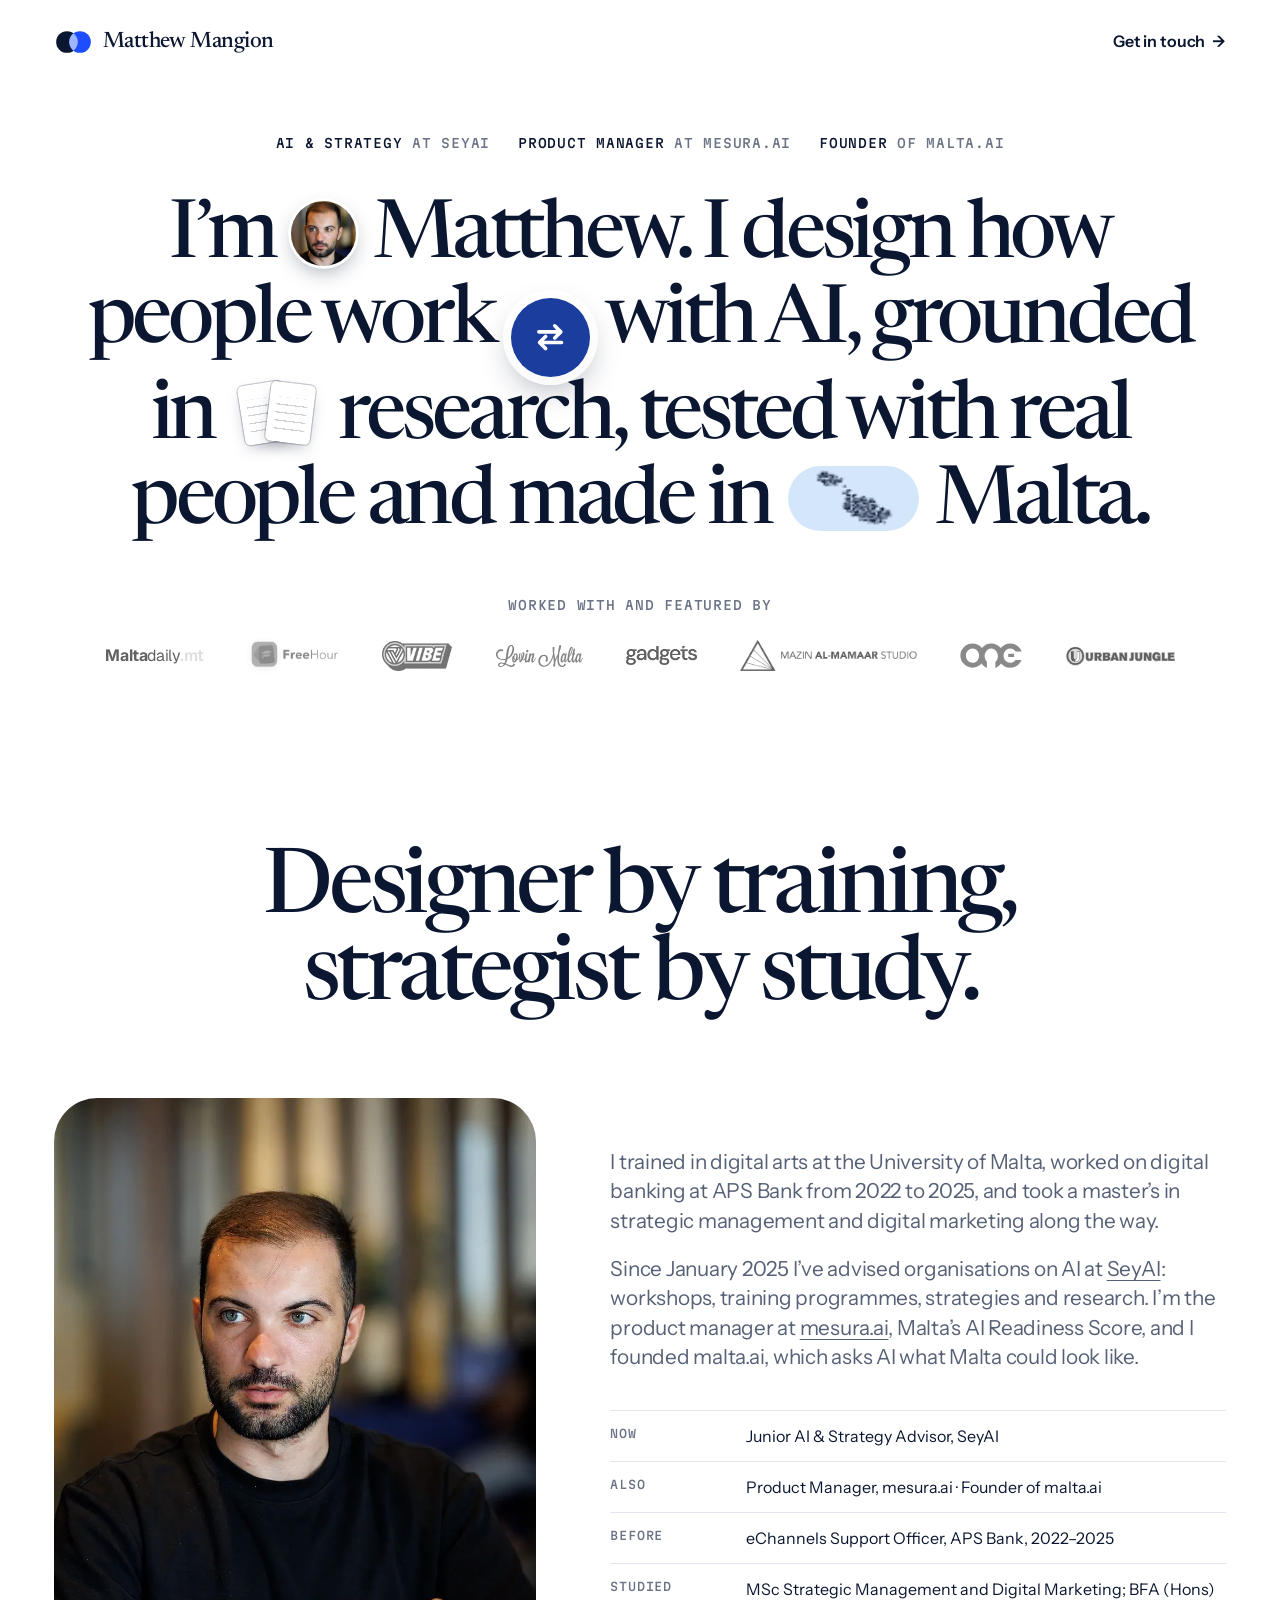
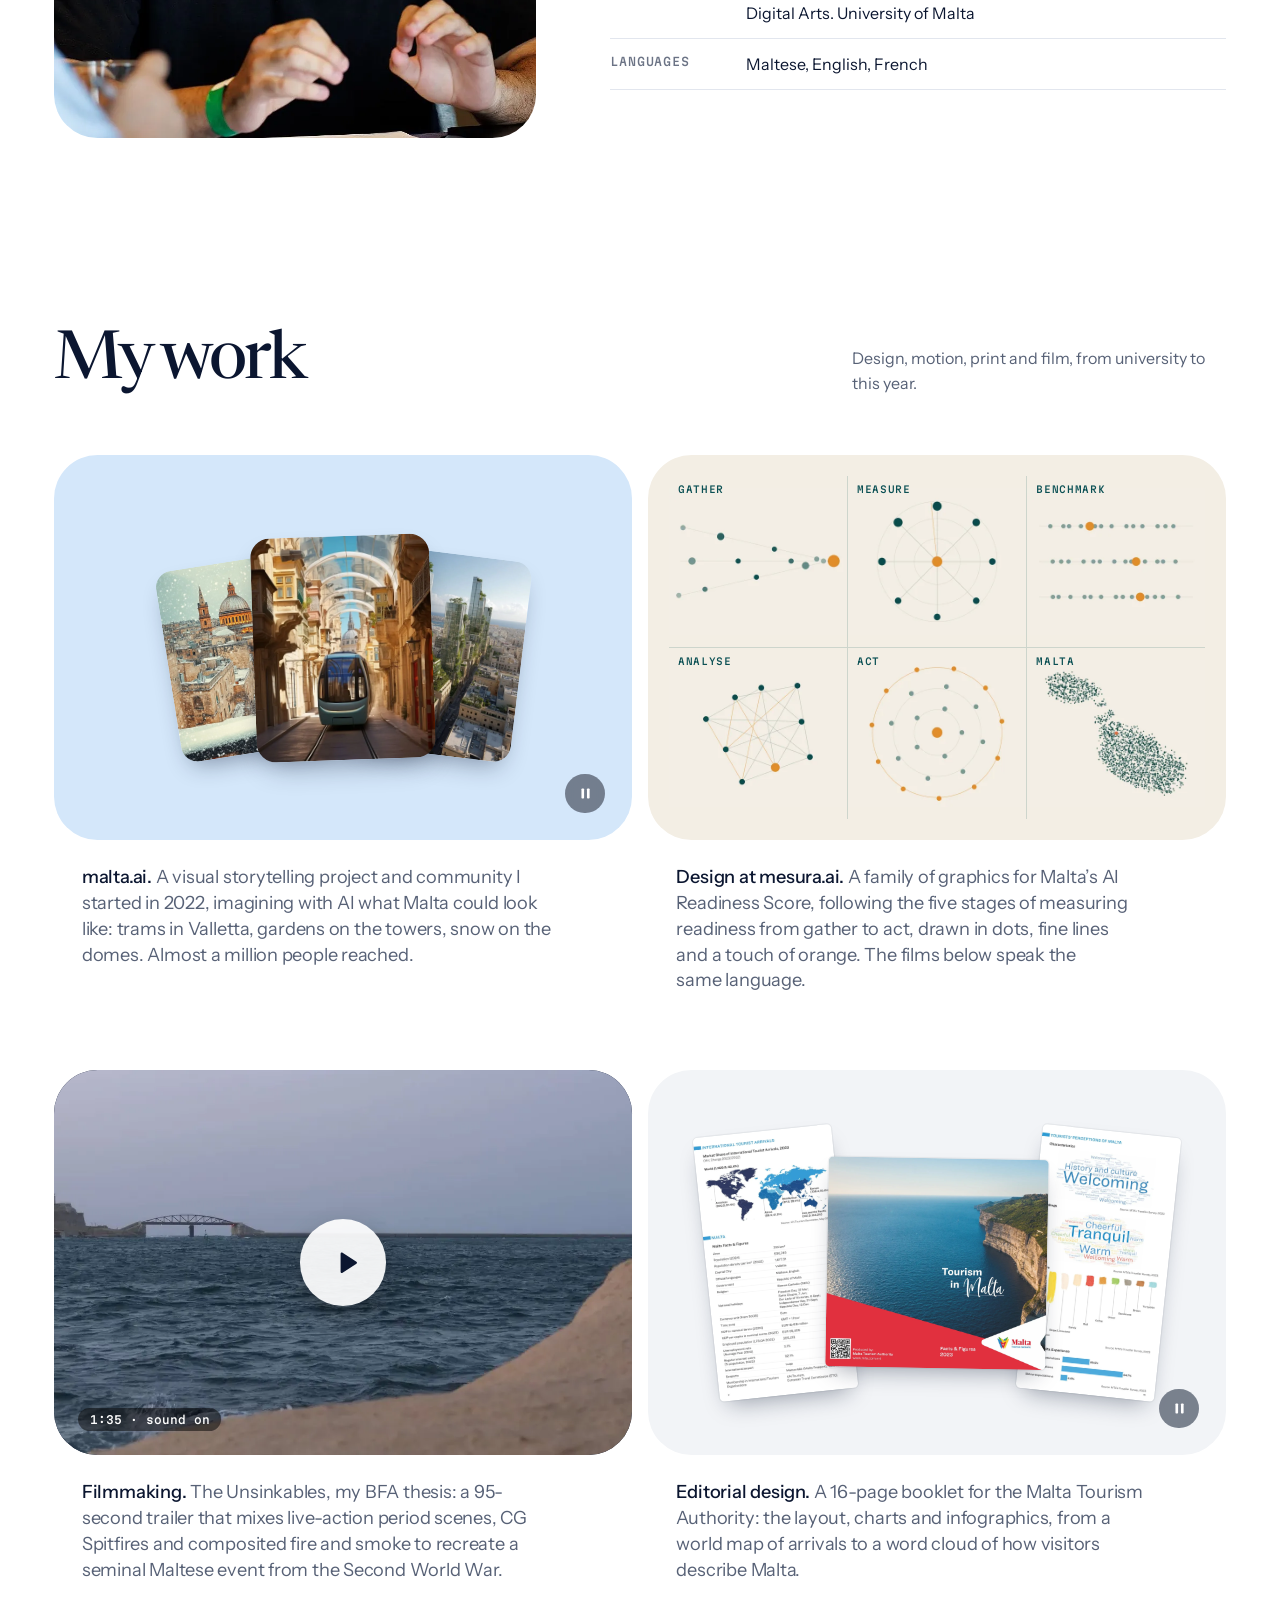
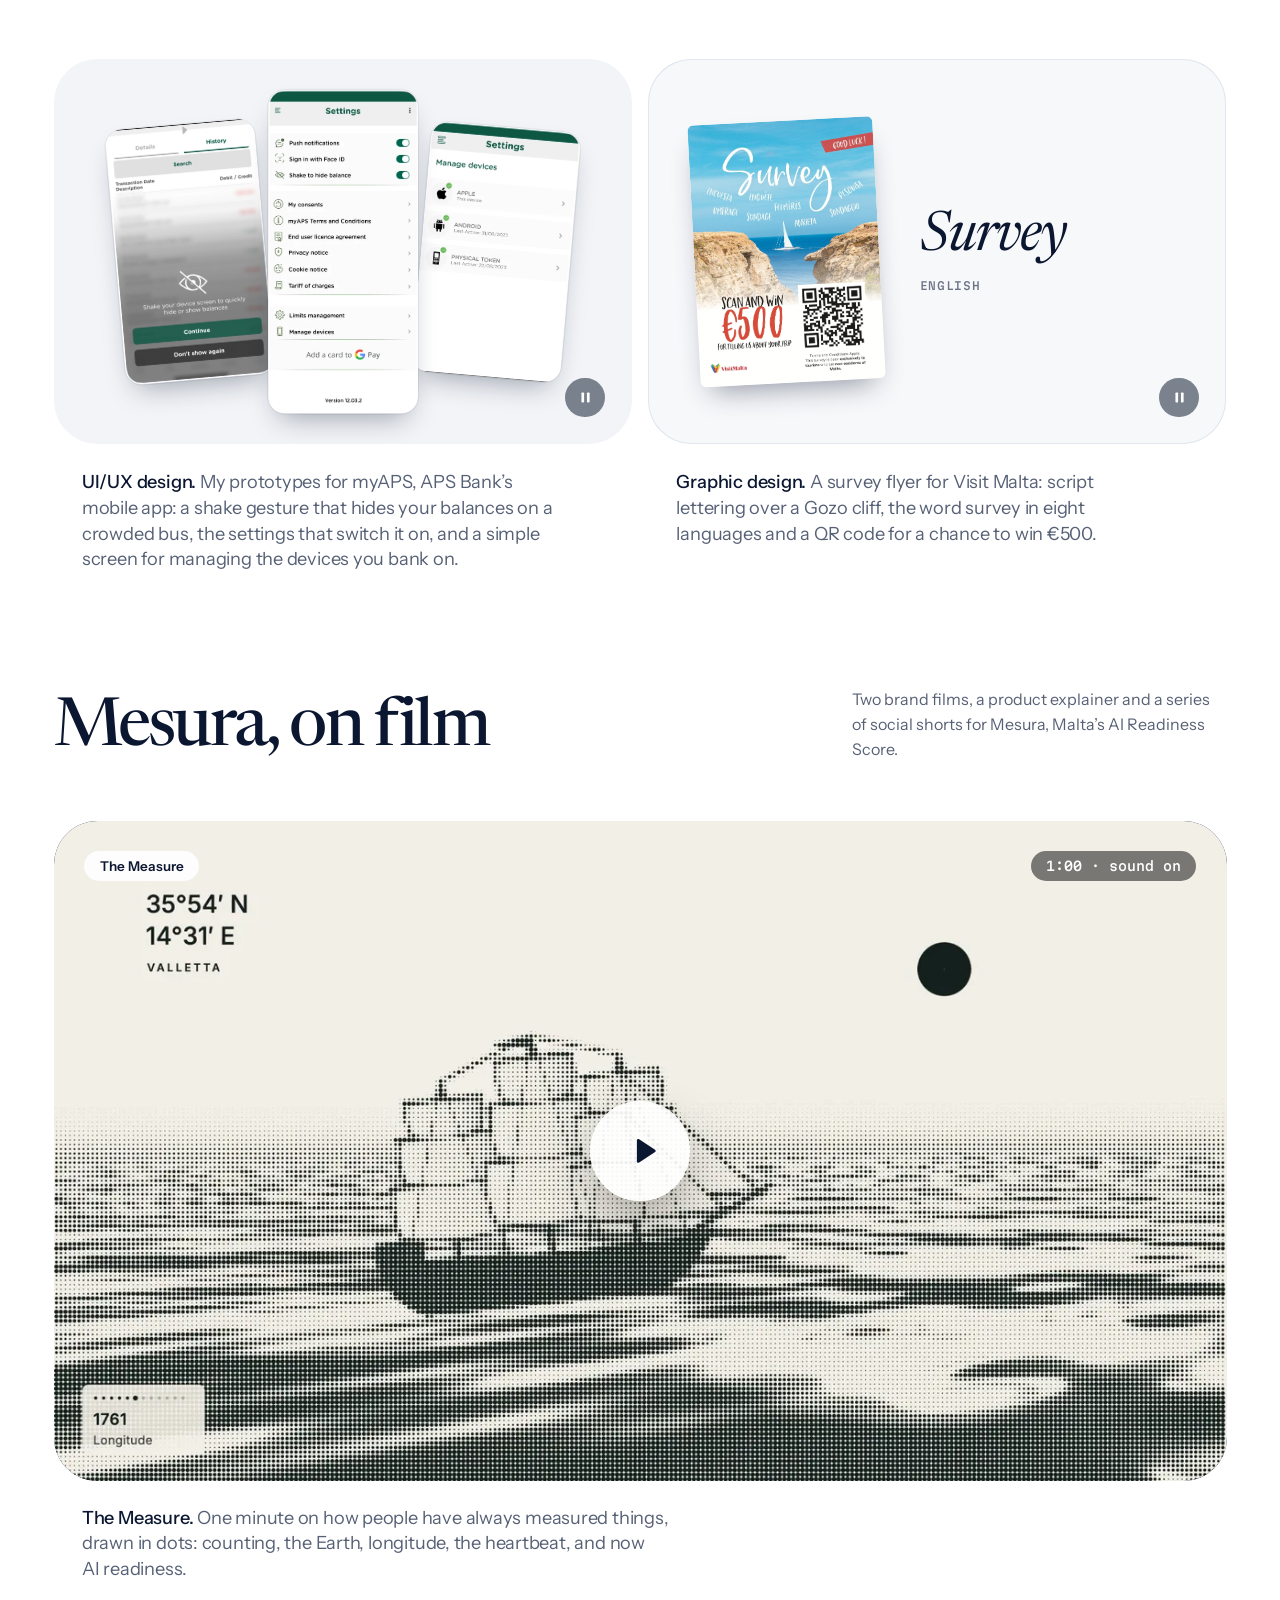
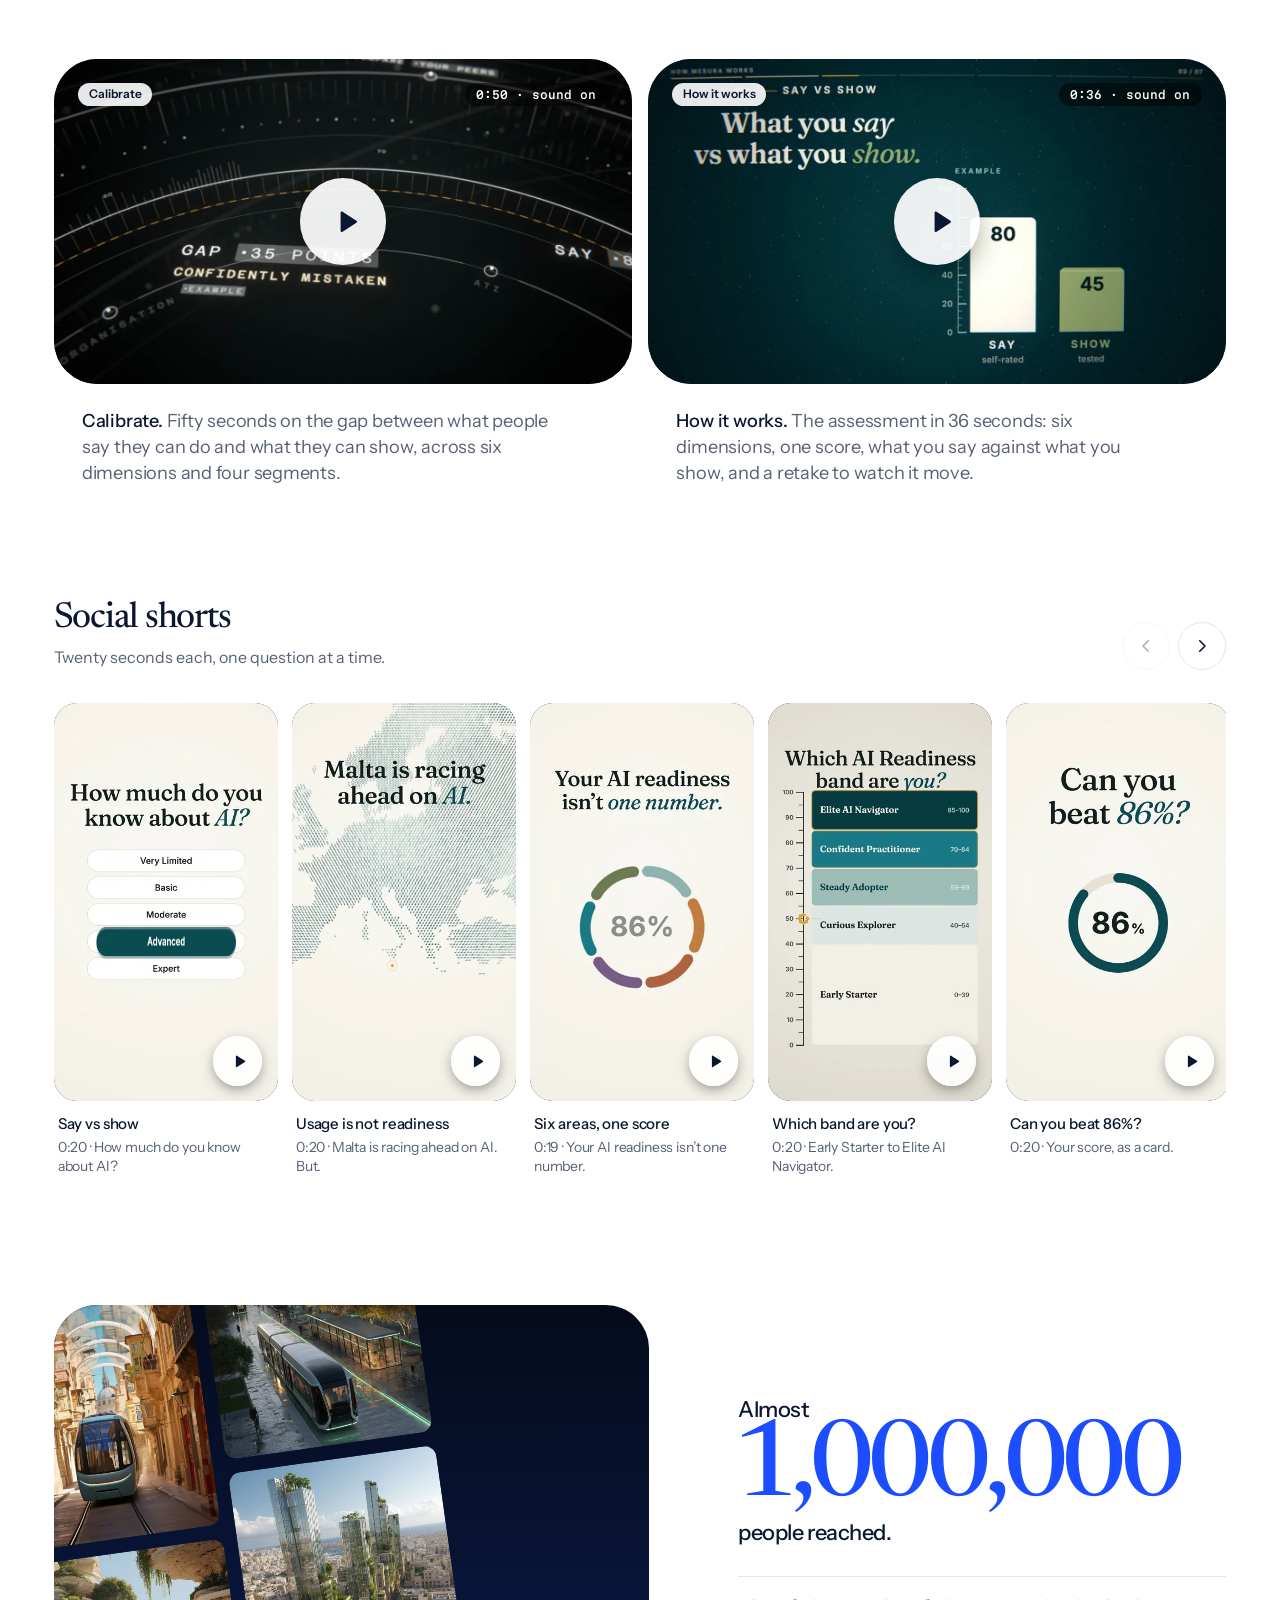
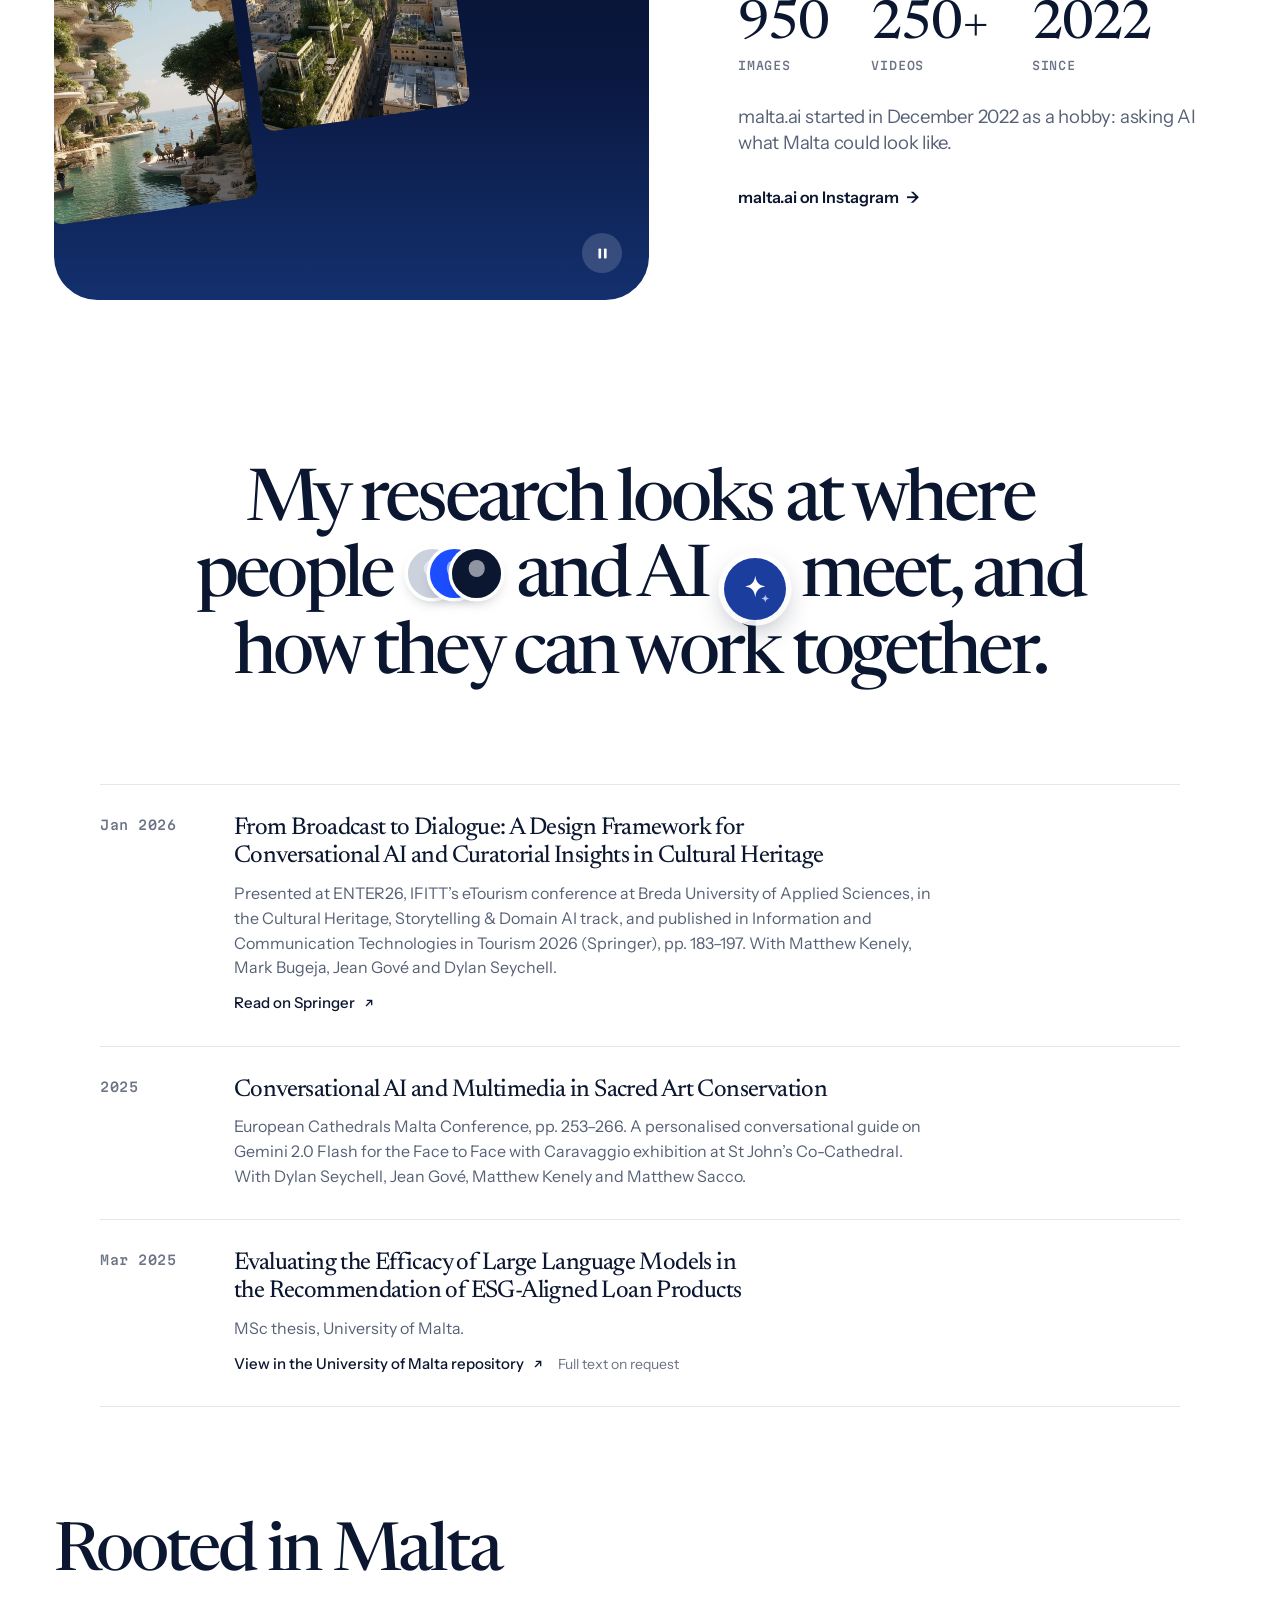
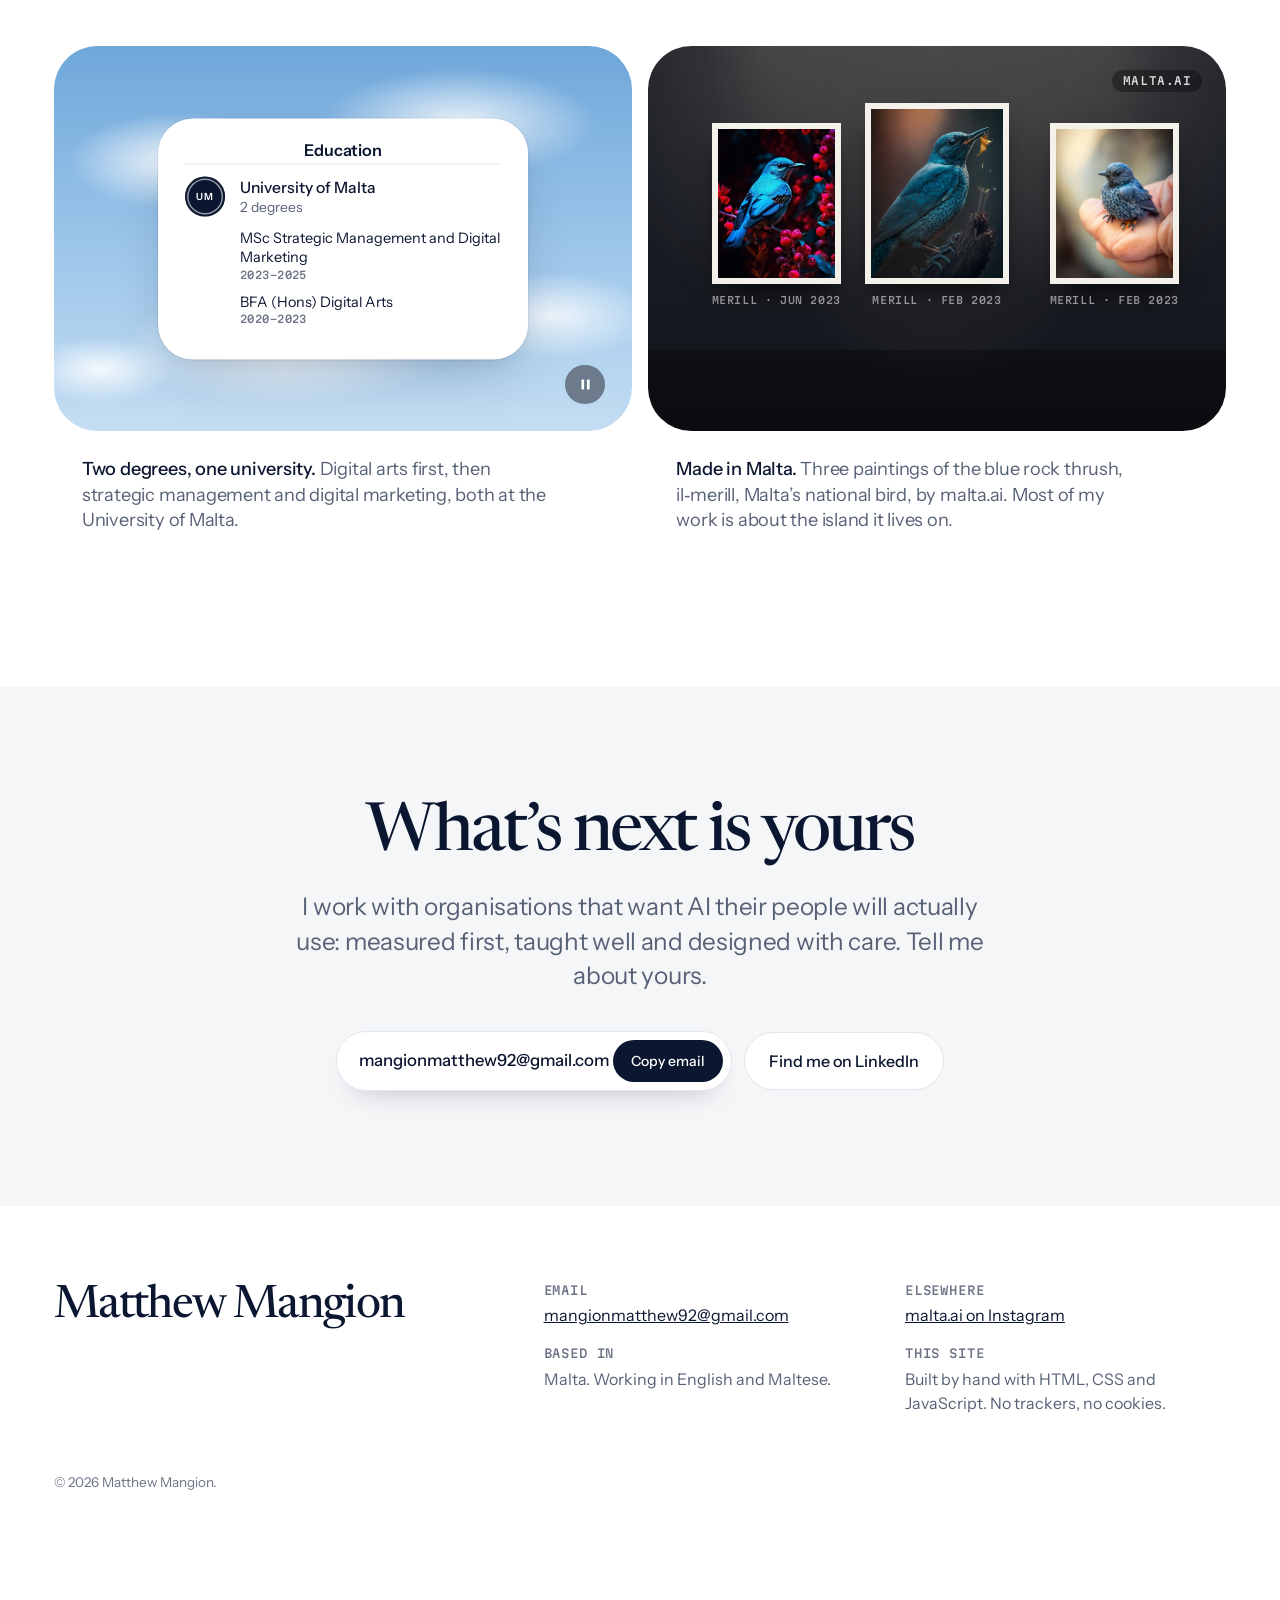
<file: index.html>
<!doctype html><html lang="en-GB"><head><meta charset="utf-8"><meta name=viewport content="width=device-width,initial-scale=1,viewport-fit=cover">
<title>Matthew Mangion · AI strategist and designer in Malta</title>
<meta name="description" content="Matthew Mangion, designer and AI strategist in Malta: AI strategy at SeyAI, product manager of mesura.ai, founder of malta.ai and conversational AI researcher.">
<meta name="author" content="Matthew Mangion">
<meta name="theme-color" content="#FFFFFF">
<link rel="canonical" href="https://matthewmangion.com/">
<meta property="og:type" content="website">
<meta property="og:site_name" content="Matthew Mangion">
<meta property="og:locale" content="en_GB">
<meta property="og:url" content="https://matthewmangion.com/">
<meta property="og:title" content="Matthew Mangion · AI strategist and designer in Malta">
<meta property="og:description" content="I design how people work with AI, grounded in research, tested with real people and made in Malta.">
<meta property="og:image" content="https://matthewmangion.com/assets/img/og.jpg">
<meta property="og:image:width" content="1200">
<meta property="og:image:height" content="630">
<meta property="og:image:alt" content="Matthew Mangion: I design how people work with AI, grounded in research, tested with real people and made in Malta. Worked with and featured by Maltadaily.mt, FreeHour, Vibe FM, Lovin Malta, Gadgets, Mazin Al-Mamaar Studio, ONE and Urban Jungle.">
<meta name="twitter:card" content="summary_large_image">
<link rel="icon" href="/favicon.ico" sizes="48x48">
<link rel="icon" href="/favicon.svg" type="image/svg+xml">
<link rel="apple-touch-icon" href="/apple-touch-icon.png">
<style>:root{color-scheme:light;box-sizing:border-box;padding-top:env(safe-area-inset-top,0px);padding-bottom:env(safe-area-inset-bottom,0px)}html{scroll-padding-top:env(safe-area-inset-top,0px)}body{margin:0;padding:0;font:14px -apple-system,BlinkMacSystemFont,sans-serif;background:#faf9f5;color:#141413}img{max-width:100%}[hidden]:not([hidden=until-found i]){display:none!important}</style>
<link rel="preconnect" href="https://fonts.googleapis.com">
<link rel="preconnect" href="https://fonts.gstatic.com" crossorigin>
<link rel="stylesheet" href="https://fonts.googleapis.com/css2?family=Instrument+Sans:wght@400..700&family=Martian+Mono:wght@300..600&family=Newsreader:ital,opsz,wght@0,6..72,300..700;1,6..72,300..700&display=swap">
<link rel="stylesheet" href="https://fonts.googleapis.com/css2?family=Geist:wght@400;600;700&family=Inter:wght@700&text=Maltdiy.m&display=swap">
<link rel="stylesheet" href="assets/css/site.css?v=2">
<script type="application/ld+json">
{
  "@context": "https://schema.org",
  "@graph": [
    {
      "@type": "WebSite",
      "@id": "https://matthewmangion.com/#website",
      "url": "https://matthewmangion.com/",
      "name": "Matthew Mangion",
      "inLanguage": "en-GB",
      "publisher": { "@id": "https://matthewmangion.com/#person" }
    },
    {
      "@type": "ProfilePage",
      "@id": "https://matthewmangion.com/#profile",
      "url": "https://matthewmangion.com/",
      "name": "Matthew Mangion · AI strategist and designer in Malta",
      "inLanguage": "en-GB",
      "isPartOf": { "@id": "https://matthewmangion.com/#website" },
      "mainEntity": { "@id": "https://matthewmangion.com/#person" },
      "primaryImageOfPage": { "@type": "ImageObject", "url": "https://matthewmangion.com/assets/img/og.jpg", "width": 1200, "height": 630 },
      "dateModified": "2026-10-02"
    },
    {
      "@type": "Person",
      "@id": "https://matthewmangion.com/#person",
      "name": "Matthew Mangion",
      "givenName": "Matthew",
      "familyName": "Mangion",
      "url": "https://matthewmangion.com/",
      "image": "https://matthewmangion.com/assets/img/work/portrait.webp",
      "email": "mailto:mangionmatthew92@gmail.com",
      "description": "Designer and AI strategist in Malta. Junior AI & Strategy Advisor at SeyAI since January 2025, Product Manager at mesura.ai (Malta's AI Readiness Score) and founder of malta.ai, a visual storytelling project that imagines with AI what Malta could look like.",
      "jobTitle": ["Junior AI & Strategy Advisor", "Product Manager"],
      "worksFor": [
        { "@type": "Organization", "name": "SeyAI", "url": "https://ai.seytravel.com/" },
        { "@id": "https://matthewmangion.com/#mesura" }
      ],
      "alumniOf": { "@id": "https://matthewmangion.com/#um" },
      "hasCredential": [
        { "@type": "EducationalOccupationalCredential", "credentialCategory": "degree", "name": "MSc Strategic Management and Digital Marketing", "recognizedBy": { "@id": "https://matthewmangion.com/#um" } },
        { "@type": "EducationalOccupationalCredential", "credentialCategory": "degree", "name": "BFA (Hons) Digital Arts", "recognizedBy": { "@id": "https://matthewmangion.com/#um" } }
      ],
      "knowsAbout": ["AI strategy", "AI readiness", "AI training", "Conversational AI", "Human-AI collaboration", "UX and UI design", "Editorial design", "Motion graphics", "Filmmaking", "Strategic management", "Digital marketing"],
      "knowsLanguage": ["mt", "en", "fr"],
      "homeLocation": { "@type": "Country", "name": "Malta" }
    },
    {
      "@type": "Organization",
      "@id": "https://matthewmangion.com/#mesura",
      "name": "mesura.ai",
      "alternateName": "Mesura",
      "url": "https://mesura.ai/",
      "description": "Malta's AI Readiness Score."
    },
    {
      "@type": "Organization",
      "@id": "https://matthewmangion.com/#malta-ai",
      "name": "malta.ai",
      "description": "A visual storytelling project and community that imagines with AI what Malta could look like. Almost a million people reached with 950 images and more than 250 videos.",
      "foundingDate": "2022-12",
      "founder": { "@id": "https://matthewmangion.com/#person" },
      "sameAs": ["https://www.instagram.com/malta.ai/"]
    },
    {
      "@type": "CollegeOrUniversity",
      "@id": "https://matthewmangion.com/#um",
      "name": "University of Malta",
      "url": "https://www.um.edu.mt/"
    },
    {
      "@type": "ScholarlyArticle",
      "headline": "From Broadcast to Dialogue: A Design Framework for Conversational AI and Curatorial Insights in Cultural Heritage",
      "author": [
        { "@type": "Person", "name": "Matthew Kenely" },
        { "@id": "https://matthewmangion.com/#person" },
        { "@type": "Person", "name": "Mark Bugeja" },
        { "@type": "Person", "name": "Jean Gové" },
        { "@type": "Person", "name": "Dylan Seychell" }
      ],
      "datePublished": "2026",
      "isPartOf": { "@type": "Book", "name": "Information and Communication Technologies in Tourism 2026", "publisher": { "@type": "Organization", "name": "Springer Nature" } },
      "pagination": "183-197",
      "url": "https://doi.org/10.1007/978-3-032-23925-9_13",
      "identifier": { "@type": "PropertyValue", "propertyID": "DOI", "value": "10.1007/978-3-032-23925-9_13" }
    },
    {
      "@type": "ScholarlyArticle",
      "headline": "Conversational AI and Multimedia in Sacred Art Conservation",
      "abstract": "A personalised conversational guide on Gemini 2.0 Flash for the Face to Face with Caravaggio exhibition at St John's Co-Cathedral.",
      "author": [
        { "@id": "https://matthewmangion.com/#person" },
        { "@type": "Person", "name": "Dylan Seychell" },
        { "@type": "Person", "name": "Jean Gové" },
        { "@type": "Person", "name": "Matthew Kenely" },
        { "@type": "Person", "name": "Matthew Sacco" }
      ],
      "datePublished": "2025",
      "isPartOf": { "@type": "Book", "name": "European Cathedrals Malta Conference" },
      "pagination": "253-266"
    },
    {
      "@type": "Thesis",
      "name": "Evaluating the Efficacy of Large Language Models in the Recommendation of ESG-Aligned Loan Products",
      "author": { "@id": "https://matthewmangion.com/#person" },
      "inSupportOf": "MSc Strategic Management and Digital Marketing",
      "datePublished": "2025-03",
      "sourceOrganization": { "@id": "https://matthewmangion.com/#um" },
      "url": "https://www.um.edu.mt/library/oar/handle/123456789/146621"
    }
  ]
}
</script>
</head><body>
<style>
  .card { container-type: inline-size; }
  section[id] { scroll-margin-top: 24px; }
  .site-head__in .link-strong { font-size: 16px; white-space: nowrap; }
  @media (max-width: 400px) { .site-head__in { gap: 12px; } .wordmark { font-size: 19px; gap: 8px; } .wordmark__mark { width: 33px; height: 22px; } .site-head__in .link-strong { font-size: 15px; } }
  @media (max-width: 340px) { .site-head__in .link-strong::after { display: none; } }
  .skip-link { position: absolute; z-index: 60; left: 12px; top: -60px; padding: 10px 16px; border-radius: 999px; background: var(--ink); color: #fff; font: 500 15px/1 var(--sans); text-decoration: none; }
  .skip-link:focus { top: 12px; }

  /* ---------------------------------------------------------------- hero */
  .hero { padding-block: clamp(28px, 4vw, 72px) clamp(72px, 9vw, 150px); }
  .statement {
    max-width: 14.6em; margin-inline: auto;
    font: 460 clamp(40px, 6.3vw, 96px)/1.05 var(--serif);
    font-size: clamp(40px, min(6.3vw, 13svh - 15px), 96px); /* shorter screens: keep the logos below it in view */
    font-variation-settings: "opsz" 72;
    letter-spacing: -.052em; text-align: center; text-wrap: balance; color: var(--ink);
  }
  .obj {
    --i: 0;
    position: relative; display: inline-block;
    height: .8em; vertical-align: -.1em; margin-inline: .04em;
    border-radius: 999px;
    animation: objIn 1s var(--ease-out) both; animation-delay: calc(var(--i) * 130ms + 250ms);
    transition: transform .3s var(--ease);
  }
  .obj:hover { transform: translateY(-.04em) scale(1.04); }
  @keyframes objIn { from { transform: scale(.45) rotate(-10deg); } to { transform: none; } }
  .obj::after {
    content: attr(data-tip);
    position: absolute; left: 50%; bottom: calc(100% + 12px); transform: translate(-50%, 6px);
    padding: 8px 12px; border-radius: 999px; background: var(--ink); color: #fff;
    font: 500 14px/1 var(--sans); letter-spacing: 0; white-space: nowrap;
    opacity: 0; pointer-events: none; transition: opacity .2s, transform .25s var(--ease-out);
  }
  .obj:hover::after { opacity: 1; transform: translate(-50%, 0); }
  .obj--face { width: .8em; overflow: hidden; box-shadow: 0 0 0 .035em #fff, 0 .1em .28em -.06em rgba(11, 22, 48, .45); }
  .obj--face img { width: 100%; height: 100%; object-fit: cover; }
  .obj--send {
    width: .98em; height: .98em; vertical-align: -.17em;
    display: inline-grid; place-items: center;
    background: #1A3D9E; color: #fff;
    box-shadow: 0 0 0 .1em rgba(255, 255, 255, .9), 0 .16em .42em -.06em rgba(11, 22, 48, .42);
  }
  .obj--send svg { width: 46%; height: 46%; animation: nudge 2.6s var(--ease) infinite 1.6s; }
  @keyframes nudge { 0%, 70%, 100% { transform: none; } 80% { transform: translateX(.06em); } 90% { transform: translateX(-.02em); } }
  .obj--papers { width: 1.12em; }
  .obj--papers i {
    position: absolute; top: .02em; width: .56em; height: .74em; border-radius: .07em;
    background: #fff; box-shadow: 0 0 0 .012em rgba(11, 22, 48, .22), 0 .08em .2em -.06em rgba(11, 22, 48, .35);
    background-image: repeating-linear-gradient(180deg, transparent 0 .085em, rgba(11, 22, 48, .2) .085em .1em);
    background-size: 70% 58%; background-position: 50% 62%; background-repeat: no-repeat;
    transition: transform .4s var(--ease);
  }
  .obj--papers i:first-child { left: .12em; transform: rotate(-9deg); }
  .obj--papers i:last-child { left: .46em; transform: rotate(7deg); }
  .obj--papers:hover i:first-child { transform: rotate(-16deg) translateX(-.05em); }
  .obj--papers:hover i:last-child { transform: rotate(14deg) translateX(.05em); }
  .obj--map { width: 1.62em; background: var(--lagoon); }
  .obj canvas { position: absolute; inset: 0; width: 100%; height: 100%; }
  .hero__meta { display: flex; flex-wrap: wrap; justify-content: center; gap: 8px 28px; margin-bottom: clamp(28px, 3.4vw, 52px); font: 500 12.5px/1.4 var(--mono); letter-spacing: .06em; text-transform: uppercase; color: var(--ink-3); }
  .hero__meta b { font-weight: 500; color: var(--ink); }

  /* -------------------------------------------------------------- about */
  .about { padding-block: clamp(20px, 4vw, 60px) clamp(40px, 6vw, 90px); }
  .about h2 { text-align: center; max-width: 11.5em; margin-inline: auto; }
  .about__grid { display: grid; grid-template-columns: minmax(0, .8fr) minmax(0, 1fr); gap: clamp(28px, 5vw, 96px); align-items: center; max-width: 1180px; margin: clamp(48px, 6vw, 96px) auto 0; }
  .about__photo { margin: 0; aspect-ratio: 898 / 1193; max-height: 640px; }
  .about__photo img { width: 100%; height: 100%; object-fit: cover; }
  .facts { display: grid; margin-top: clamp(26px, 3vw, 40px); border-top: 1px solid var(--rule); }
  .facts div { display: grid; grid-template-columns: 120px minmax(0, 1fr); gap: 16px; padding: 13px 0; border-bottom: 1px solid var(--rule); }
  .facts dt { font: 500 11.5px/1.7 var(--mono); letter-spacing: .07em; text-transform: uppercase; color: var(--ink-3); }
  .facts dd { margin: 0; font: 400 16px/1.5 var(--sans); color: var(--ink); }
  @media (max-width: 820px) { .about__grid { grid-template-columns: 1fr; } .about__photo { max-height: 520px; } }
  @media (max-width: 480px) { .facts div { grid-template-columns: 1fr; gap: 2px; } }

  /* ----------------------------------------------------------- sections */
  .sec { padding-block: clamp(70px, 9vw, 150px) 0; }
  .sec-head { display: flex; align-items: flex-end; justify-content: space-between; gap: 24px; margin-bottom: clamp(36px, 4.6vw, 80px); }
  .sec-head p { max-width: 34ch; color: var(--ink-2); font-size: clamp(16px, 1.2vw, 19px); }
  @media (max-width: 760px) { .sec-head { flex-direction: column; align-items: flex-start; } }
  .grid-2 { display: grid; grid-template-columns: repeat(2, minmax(0, 1fr)); gap: clamp(56px, 6vw, 96px) clamp(12px, 1.3vw, 22px); }
  .grid-2 > figure { display: grid; gap: clamp(18px, 1.9vw, 28px); align-content: start; margin: 0; }
  @media (max-width: 820px) { .grid-2 { grid-template-columns: 1fr; } }
  .out-link { display: inline-flex; align-items: center; gap: 6px; margin-top: 10px; font: 500 15px/1.2 var(--sans); color: var(--ink); text-decoration: none; }
  .out-link:hover { text-decoration: underline; text-underline-offset: .2em; }

  /* work cards */
  .w-deck img {
    position: absolute; left: 50%; top: 50%; width: 31cqw; aspect-ratio: 4 / 5; object-fit: cover;
    border-radius: 3.4cqw; box-shadow: 0 2.4cqw 5cqw -2cqw rgba(11, 22, 48, .45);
    transform: translate(-50%, -50%) translate(var(--x, 0), var(--y, 0)) rotate(var(--r, 0deg)) scale(var(--s, 1));
    opacity: 0; transition: transform .9s var(--ease-out), opacity .6s;
  }
  .w-deck img.p0 { --x: 0cqw; --r: -2deg; --s: 1; opacity: 1; z-index: 3; }
  .w-deck img.p1 { --x: 17cqw; --y: 1cqw; --r: 7deg; --s: .9; opacity: 1; z-index: 2; }
  .w-deck img.p2 { --x: -17cqw; --y: 1.5cqw; --r: -9deg; --s: .86; opacity: 1; z-index: 1; }
  .w-deck img.pout { --x: -40cqw; --y: -6cqw; --r: -20deg; --s: .8; opacity: 0; z-index: 4; }
  .w-play { position: absolute; inset: 0; z-index: 2; width: 100%; height: 100%; border: 0; padding: 0; cursor: pointer; background: transparent; display: grid; place-items: center; }
  .w-play b { width: 15cqw; height: 15cqw; border-radius: 50%; display: grid; place-items: center; background: rgba(255, 255, 255, .92); color: var(--ink); box-shadow: 0 2cqw 5cqw -1cqw rgba(0, 0, 0, .45); transition: transform .3s var(--ease); }
  .w-play b svg { width: 34%; height: 34%; margin-left: 8%; }
  .w-play:hover b { transform: scale(1.06); }
  .w-dur { position: absolute; z-index: 3; left: 4.2cqw; bottom: 4.2cqw; padding: 1cqw 2cqw; border-radius: 999px; background: rgba(0, 0, 0, .5); color: #fff; font: 500 max(11px, 1.9cqw)/1 var(--mono); }
  .w-video video { position: absolute; inset: 0; width: 100%; height: 100%; background: #000; }
  .w-booklet img {
    position: absolute; top: 50%; width: 24cqw; aspect-ratio: 732 / 1400; object-fit: cover;
    border-radius: .8cqw; background: #fff;
    box-shadow: 0 2cqw 4cqw -1.6cqw rgba(11, 22, 48, .4), 0 0 0 1px rgba(11, 22, 48, .05);
    animation: float 7s ease-in-out infinite;
  }
  .w-booklet img:nth-child(1) { left: 10cqw; transform: translateY(-50%) rotate(-6deg); }
  .w-booklet img:nth-child(2) { left: 31cqw; transform: translateY(-50%) rotate(1deg); z-index: 2; width: 38cqw; aspect-ratio: 1400 / 1336; animation-delay: -2s; }
  .w-booklet img:nth-child(3) { left: 66cqw; transform: translateY(-50%) rotate(6deg); animation-delay: -4s; }
  @keyframes float { 50% { translate: 0 -1.6cqw; } }
  .w-aps img {
    position: absolute; top: 50%; width: 26cqw; border-radius: 3cqw; background: #fff;
    box-shadow: 0 2.4cqw 5cqw -2cqw rgba(11, 22, 48, .4), 0 0 0 1px rgba(11, 22, 48, .06);
    animation: float 7s ease-in-out infinite;
  }
  .w-aps__shake { left: 10.5cqw; transform: translateY(-50%) rotate(-5deg); animation: float 7s ease-in-out -2s infinite, jiggle 6s var(--ease) 1s infinite !important; }
  .w-aps__settings { left: 37cqw; z-index: 2; transform: translateY(-50%); }
  .w-aps__devices { left: 63.5cqw; transform: translateY(-50%) rotate(5deg); animation-delay: -4s !important; }
  @keyframes jiggle { 0%, 76%, 100% { rotate: 0deg; } 79% { rotate: -4deg; } 82% { rotate: 4deg; } 85% { rotate: -3deg; } 88% { rotate: 2deg; } 91% { rotate: 0deg; } }
  .w-survey img { position: absolute; left: 8cqw; top: 50%; width: 32cqw; transform: translateY(-50%) rotate(-3deg); border-radius: 1cqw; box-shadow: 0 2.6cqw 5cqw -2cqw rgba(11, 22, 48, .45); }
  .w-survey__word { position: absolute; left: 47cqw; right: 6cqw; top: 50%; transform: translateY(-50%); }
  .w-survey__word p { font: 400 italic 9.6cqw/1 var(--serif); letter-spacing: -.035em; color: var(--ink); transition: opacity .35s, transform .5s var(--ease-out); }
  .w-survey__word p.is-out { opacity: 0; transform: translateY(1.6cqw); }
  .w-survey__word span { display: block; margin-top: 2.4cqw; font: 500 max(11px, 1.9cqw)/1.3 var(--mono); letter-spacing: .06em; text-transform: uppercase; color: var(--ink-3); }
  .w-mesura { background: #F3EEE4; }
  .w-mesura__grid {
    position: absolute; inset: 3.6cqw; margin: 0; padding: 0; list-style: none;
    display: grid; grid-template-columns: repeat(3, minmax(0, 1fr)); grid-template-rows: repeat(2, minmax(0, 1fr));
    gap: 1px; background: rgba(11, 80, 84, .16);
  }
  .w-mesura__grid li { position: relative; display: grid; place-items: center; overflow: hidden; background: #F3EEE4; }
  .w-mesura__grid img { width: 100%; height: 100%; object-fit: contain; }
  .w-mesura__grid span { position: absolute; z-index: 1; left: 1.6cqw; top: 1.6cqw; font: 500 max(9.5px, 1.4cqw)/1 var(--mono); letter-spacing: .07em; text-transform: uppercase; color: #0B5054; }

  /* Mesura, on film */
  .film--feature { aspect-ratio: 16 / 9; }
  .film--feature .w-play b { width: 8.5cqw; height: 8.5cqw; }
  .film .w-dur { left: auto; bottom: auto; right: 4.2cqw; top: 4.2cqw; }
  .film--feature .w-dur { right: 2.6cqw; top: 2.6cqw; padding: .7cqw 1.3cqw; font-size: max(11px, 1.1cqw); }
  .film .film__title { position: absolute; z-index: 3; left: 4.2cqw; top: 4.2cqw; padding: .9cqw 1.8cqw; border-radius: 999px; background: rgba(255, 255, 255, .9); color: var(--ink); font: 600 max(12px, 1.8cqw)/1 var(--sans); }
  .film--feature .film__title { left: 2.6cqw; top: 2.6cqw; padding: .7cqw 1.3cqw; font-size: max(12px, 1.15cqw); }
  .films-2 { margin-top: clamp(56px, 6vw, 96px); }
  .films-2 .card { aspect-ratio: 16 / 9; }
  .shorts { margin-top: clamp(80px, 9vw, 140px); }
  .shorts__head { display: flex; align-items: flex-end; justify-content: space-between; gap: 20px; margin-bottom: clamp(22px, 2.6vw, 36px); }
  .shorts__head h3 { font: 460 clamp(28px, 2.8vw, 44px)/1.02 var(--serif); letter-spacing: -.035em; }
  .shorts__head p { margin-top: 8px; color: var(--ink-2); font-size: clamp(16px, 1.2vw, 19px); }
  .shorts__nav { display: flex; gap: 8px; flex: none; }
  .shorts__nav button { width: 48px; height: 48px; border-radius: 50%; border: 1px solid var(--rule); background: #fff; color: var(--ink); cursor: pointer; display: grid; place-items: center; }
  .shorts__nav button:hover { border-color: #BCC5D6; }
  .shorts__nav button:disabled { opacity: .35; cursor: default; }
  .shorts__nav svg { width: 18px; height: 18px; }
  .shorts__rail { list-style: none; margin: 0; padding: 0 0 8px; display: flex; gap: clamp(10px, 1.1vw, 16px); overflow-x: auto; scroll-snap-type: x mandatory; scrollbar-width: none; overscroll-behavior-x: contain; }
  .shorts__rail::-webkit-scrollbar { display: none; }
  .shorts__rail li { flex: 0 0 clamp(170px, 17.5vw, 250px); scroll-snap-align: start; }
  .shorts__rail figure { margin: 0; display: grid; gap: 12px; }
  .short { position: relative; aspect-ratio: 9 / 16; border-radius: clamp(18px, 1.8vw, 26px); overflow: hidden; background: #0B3B3B; container-type: inline-size; }
  .short img, .short video { position: absolute; inset: 0; width: 100%; height: 100%; object-fit: cover; }
  .short video { background: #000; }
  .short .w-play { place-items: end; padding: 7cqw; }
  .short .w-play b { width: 22cqw; height: 22cqw; box-shadow: 0 2cqw 6cqw -1cqw rgba(0, 0, 0, .45); }
  .shorts__rail figcaption { font: 500 15px/1.35 var(--sans); letter-spacing: -.01em; color: var(--ink); padding-inline: 4px; }
  .shorts__rail figcaption span { display: block; margin-top: 4px; font: 400 14px/1.4 var(--sans); color: var(--ink-2); }
  @media (max-width: 760px) { .shorts__nav { display: none; } .shorts__rail { margin-right: calc(-1 * var(--gutter)); padding-right: var(--gutter); } }

  /* malta.ai reach */
  .split { display: grid; grid-template-columns: minmax(0, 1fr) minmax(0, .82fr); gap: clamp(32px, 7vw, 150px); align-items: center; padding-block: clamp(90px, 10vw, 170px) 0; }
  .split .card { aspect-ratio: 1; }
  .split__text { container-type: inline-size; width: 100%; max-width: 560px; display: grid; gap: clamp(22px, 2.4vw, 34px); justify-items: start; }
  .split__text .lead { font-size: clamp(18px, 1.45vw, 23px); }
  .reach-h { display: grid; gap: .25em; font: 500 clamp(20px, 1.7vw, 26px)/1.1 var(--sans); letter-spacing: -.02em; color: var(--ink); }
  .reach-h b { font: 460 min(21.5cqi, 140px)/.84 var(--serif); font-variation-settings: "opsz" 72; font-variant-numeric: lining-nums; letter-spacing: -.055em; margin-left: -.05em; color: var(--grotto); }
  .reach-stats { display: grid; grid-template-columns: repeat(3, auto); justify-content: start; gap: clamp(26px, 9cqi, 56px); width: 100%; margin: 0; padding-top: clamp(18px, 2vw, 26px); border-top: 1px solid var(--rule); }
  .reach-stats div { display: flex; flex-direction: column-reverse; gap: 8px; }
  .reach-stats dt { font: 500 11.5px/1.3 var(--mono); letter-spacing: .07em; text-transform: uppercase; color: var(--ink-3); }
  .reach-stats dd { margin: 0; font: 460 clamp(40px, 11cqi, 64px)/.9 var(--serif); font-variant-numeric: lining-nums; letter-spacing: -.04em; color: var(--ink); }
  @media (max-width: 820px) { .split { grid-template-columns: 1fr; } }
  .collage { position: absolute; inset: -10% -5%; display: grid; grid-template-columns: repeat(3, 1fr); gap: 2.4cqw; transform: rotate(-8deg); }
  .collage__col { display: grid; gap: 2.4cqw; align-content: start; animation: drift 46s linear infinite; }
  .collage__col:nth-child(2) { animation-duration: 60s; animation-direction: reverse; margin-top: -30%; }
  .collage__col:nth-child(3) { animation-duration: 52s; margin-top: -12%; }
  .collage img { width: 100%; aspect-ratio: 4 / 5; object-fit: cover; border-radius: 2cqw; }
  @keyframes drift { from { transform: translateY(0); } to { transform: translateY(-50%); } }

  /* research */
  .research { padding-block: clamp(110px, 13vw, 210px) 0; }
  .research .statement { font-size: clamp(36px, 5.6vw, 96px); max-width: 15em; }
  .obj--people { width: 1.3em; }
  .obj--people i { position: absolute; top: .06em; width: .68em; height: .68em; border-radius: 50%; box-shadow: 0 0 0 .05em #fff, 0 .08em .2em -.05em rgba(11, 22, 48, .35); }
  .obj--people i:nth-child(1) { left: 0; background: #CBD2DE; }
  .obj--people i:nth-child(2) { left: .31em; background: var(--grotto); animation: bob 3.4s var(--ease) infinite .4s; }
  .obj--people i:nth-child(3) { left: .62em; background: var(--ink); }
  .obj--people i::after { content: ""; position: absolute; left: 50%; top: 22%; width: 34%; height: 34%; transform: translateX(-50%); border-radius: 50%; background: rgba(255, 255, 255, .55); }
  .obj--spark { width: .86em; height: .86em; vertical-align: -.14em; display: inline-grid; place-items: center; background: #1A3D9E; color: #fff; box-shadow: 0 0 0 .08em rgba(255, 255, 255, .9), 0 .14em .4em -.06em rgba(11, 22, 48, .42); }
  .obj--spark svg { width: 56%; height: 56%; animation: twinkle 3.2s var(--ease) infinite 1.2s; }
  @keyframes bob { 0%, 100% { transform: none; } 14% { transform: translateY(-.05em); } 28% { transform: none; } }
  @keyframes twinkle { 0%, 70%, 100% { transform: none; } 80% { transform: scale(1.18) rotate(12deg); } 90% { transform: scale(.96); } }
  .papers { max-width: 1080px; margin: clamp(60px, 7vw, 110px) auto 0; }
  .paper-list { list-style: none; margin: 0; padding: 0; border-top: 1px solid var(--rule); }
  .paper-list li { display: grid; grid-template-columns: 110px minmax(0, 1fr); gap: 24px; padding: 30px 0; border-bottom: 1px solid var(--rule); }
  .paper-list time { font: 500 13px/1.6 var(--mono); color: var(--ink-3); letter-spacing: .04em; }
  .paper-list h3 { font: 460 clamp(22px, 1.9vw, 30px)/1.15 var(--serif); letter-spacing: -.025em; text-wrap: balance; }
  .paper-list p { margin-top: 10px; max-width: 64ch; color: var(--ink-2); font-size: 16px; }
  .paper-list .out-link { margin-top: 14px; }
  .out-link svg { width: 16px; height: 16px; flex: none; }
  .out-note { display: inline-block; margin-left: 12px; font-size: 14px; color: var(--ink-3); }
  @media (max-width: 560px) { .paper-list li { grid-template-columns: 1fr; gap: 6px; } }

  /* education */
  .sky {
    background:
      radial-gradient(28% 18% at 22% 30%, rgba(255, 255, 255, .95), rgba(255, 255, 255, 0) 70%),
      radial-gradient(34% 20% at 70% 20%, rgba(255, 255, 255, .85), rgba(255, 255, 255, 0) 70%),
      radial-gradient(40% 22% at 40% 78%, rgba(255, 255, 255, .9), rgba(255, 255, 255, 0) 70%),
      radial-gradient(26% 16% at 86% 70%, rgba(255, 255, 255, .8), rgba(255, 255, 255, 0) 70%),
      radial-gradient(18% 12% at 8% 84%, rgba(255, 255, 255, .85), rgba(255, 255, 255, 0) 70%),
      linear-gradient(180deg, #6FA7DA 0%, #9CC6EA 52%, #C4DDF2 100%);
  }
  .sky .sources { position: absolute; left: 50%; top: 50%; transform: translate(-50%, -50%); width: 64cqw; padding: 4cqw 4.6cqw 3.6cqw; border-radius: 6cqw; animation: rise 7s var(--ease) infinite; }
  @keyframes rise { 50% { translate: 0 -1.2cqw; } }
  .sky .sources__head { display: block; margin-bottom: 1cqw; }
  .sky .sources__head h3 { font-size: max(13px, 2.8cqw); }
  .sky .src-row { grid-template-columns: 7cqw 1fr; gap: 2.6cqw; }
  .sky .src-seal { width: 7cqw; height: 7cqw; min-width: 30px; min-height: 30px; }
  .sky .src-row .src-seal { display: grid; place-items: center; color: #fff; font: 600 max(9px, 1.7cqw)/1 var(--sans); letter-spacing: .04em; }
  .sky .src-row b { font-size: max(13px, 2.7cqw); }
  .sky .src-row span { font-size: max(12px, 2.4cqw); }
  .sky .src-links { margin-left: 9.6cqw; gap: 1.8cqw; margin-top: 2cqw; }
  .sky .src-links span.src-item { font-size: max(12px, 2.5cqw); }
  .sky .src-links span.src-item small { display: block; font: 500 max(10px, 1.8cqw)/1.4 var(--mono); color: var(--ink-3); letter-spacing: .04em; }
  .gallery {
    color: #fff;
    background:
      radial-gradient(20cqw 30cqw at 20.75% -2%, rgba(255, 236, 205, .15), transparent 72%),
      radial-gradient(25cqw 38cqw at 50% -4%, rgba(255, 236, 205, .2), transparent 72%),
      radial-gradient(20cqw 30cqw at 79.25% -2%, rgba(255, 236, 205, .15), transparent 72%),
      linear-gradient(180deg, #1B1E26 0%, #16181F 79%, #0F1014 79%, #0B0C0F 100%);
  }
  .gallery__work { position: absolute; margin: 0; display: grid; gap: 1.7cqw; justify-items: center; }
  .gallery__work img { display: block; width: 100%; aspect-ratio: 4 / 5; object-fit: cover; border: 1.1cqw solid #F4F1EA; box-shadow: 0 2.8cqw 4.4cqw -1.6cqw rgba(0, 0, 0, .75); }
  .gallery__work figcaption { font: 500 max(10px, 1.45cqw)/1.2 var(--mono); letter-spacing: .06em; text-transform: uppercase; color: rgba(255, 255, 255, .55); white-space: nowrap; }
  .gallery__work--c { left: 37.5cqw; top: 9.9cqw; width: 25cqw; z-index: 1; }
  .gallery__work--l { left: 11cqw; top: 13.3cqw; width: 19.5cqw; }
  .gallery__work--r { right: 11cqw; top: 13.3cqw; width: 19.5cqw; }
  @container (max-width: 520px) { .gallery__work figcaption { display: none; } }
  .credit { position: absolute; z-index: 3; right: 4.2cqw; top: 4.2cqw; padding: .9cqw 1.8cqw; border-radius: 999px; background: rgba(0, 0, 0, .35); color: rgba(255, 255, 255, .85); font: 500 max(11px, 1.7cqw)/1 var(--mono); letter-spacing: .05em; text-transform: uppercase; }

  /* Logos under the statement, in full colour. Each is --w × --k wide: --w is set by eye so the
     logos carry about the same weight, and --k scales the whole row to the screen. */
  .logos { position: relative; margin-top: clamp(40px, 4vw, 72px); }
  .logos__label { margin-bottom: clamp(12px, 1.2vw, 20px); text-align: center; font: 500 12.5px/1.4 var(--mono); letter-spacing: .06em; text-transform: uppercase; color: var(--ink-3); }
  .names { --k: 1.45px; display: flex; flex-wrap: wrap; justify-content: center; align-items: center; gap: 4px clamp(28px, 3.4vw, 60px); }
  /* Quiet by default so the statement leads; each logo takes its own colours on hover. */
  .names li { display: grid; place-items: center; min-height: clamp(48px, 4vw, 64px); }
  .names li > * { filter: grayscale(1) brightness(var(--b, 1)); opacity: .62; transition: filter .35s var(--ease), opacity .35s var(--ease); }
  .names li:hover > * { filter: none; opacity: 1; }
  .names img { width: calc(var(--w) * var(--k)); }
  /* Maltadaily.mt's logo is set in type on its own site, so it is set in the same type here. */
  .names__md { font: 700 calc(var(--w) * var(--k) / 5.9)/1 "Inter", var(--sans); letter-spacing: -.025em; color: #000; white-space: nowrap; }
  .names__md .g { font-family: "Geist", var(--sans); }
  .names__md span { font-weight: 400; }
  .names__md i { font-style: normal; font-weight: 600; color: #FFCB05; }
  .names .is-clone, .logos > .pause { display: none; }
  /* Wide screens: one row, edge to edge. */
  @media (min-width: 1180px) { .names { --k: min(.115vw, 1.7px); flex-wrap: nowrap; } }
  /* Phones: one drifting row rather than three cramped ones. */
  @media (max-width: 700px) {
    .logos__label { padding-inline: 38px; }
    .logos__window { overflow: hidden; margin-inline: calc(-1 * var(--gutter)); -webkit-mask-image: linear-gradient(90deg, transparent, #000 12%, #000 88%, transparent); mask-image: linear-gradient(90deg, transparent, #000 12%, #000 88%, transparent); }
    .logos .names { --k: 1.6px; flex-wrap: nowrap; justify-content: flex-start; gap: 0; width: max-content; animation: logos 40s linear infinite; }
    .logos .names li { flex: none; margin-right: 40px; }
    .logos .names .is-clone { display: grid; }
    .logos > .pause { display: grid; top: -6px; right: 0; bottom: auto; width: 30px; height: 30px; }
  }
  @keyframes logos { to { transform: translateX(-50%); } }
  @media (max-width: 700px) and (prefers-reduced-motion: reduce) {
    .logos__window { margin-inline: 0; -webkit-mask-image: none; mask-image: none; }
    .logos .names { --k: 1.25px; flex-wrap: wrap; justify-content: center; gap: 4px 24px; width: auto; animation: none; }
    .logos .names li { margin-right: 0; }
    .logos .names .is-clone, .logos > .pause { display: none; }
  }

  /* contact */
  .next { margin-top: clamp(110px, 12vw, 200px); padding-block: clamp(80px, 9vw, 150px); background: #F5F6F8; text-align: center; }
  .next .lead { max-width: 30em; margin: 22px auto 0; font-size: clamp(19px, 1.9vw, 28px); }
  .next__actions { display: flex; flex-wrap: wrap; justify-content: center; align-items: center; gap: 12px; margin-top: clamp(28px, 3vw, 44px); }
  .next .copy-field { font-size: clamp(16px, 1.3vw, 19px); padding: 8px 8px 8px 22px; box-shadow: 0 14px 30px -20px rgba(11, 22, 48, .4); }
  .next .copy-field button { height: 42px; padding: 0 18px; background: var(--ink); color: #fff; }
  .next .copy-field button:hover { background: #1A2A52; }
  .next .btn-ghost { height: 58px; padding: 0 24px; font-size: 16px; }
  .site-foot { border-top: 0; padding-block: clamp(56px, 6vw, 90px) clamp(120px, 12vw, 160px); }

  /* The reference's floating pill, as section navigation. */
  .dock {
    position: fixed; z-index: 40; left: 50%; bottom: calc(clamp(14px, 2.4vw, 28px) + env(safe-area-inset-bottom, 0px));
    transform: translateX(-50%);
    display: flex; align-items: center; gap: 2px;
    padding: 7px 7px 7px 12px; border-radius: 999px; background: #fff;
    box-shadow: var(--shadow-float), 0 0 0 1px rgba(11, 22, 48, .12);
    max-width: calc(100% - 24px);
    transition: transform .5s var(--ease-out), opacity .3s, visibility 0s;
  }
  /* Tucked away while the logos under the statement are on screen, so it never covers them. */
  .dock.is-tucked { transform: translate(-50%, calc(100% + 48px)); opacity: 0; visibility: hidden; transition: transform .4s var(--ease), opacity .25s, visibility 0s .4s; }
  .dock a { text-decoration: none; color: var(--ink-2); white-space: nowrap; }
  .dock__link { display: inline-flex; align-items: center; height: 44px; padding: 0 14px; border-radius: 999px; font: 500 15.5px/1 var(--sans); letter-spacing: -.01em; transition: background .2s, color .2s; }
  .dock__link:hover { color: var(--ink); background: var(--mist); }
  .dock__link[aria-current="true"] { color: var(--ink); background: var(--mist); }
  .dock__cta { display: inline-flex; align-items: center; gap: 10px; margin-left: 6px; height: 48px; padding: 0 6px 0 18px; border-radius: 999px; background: var(--send); color: #fff !important; font: 500 15.5px/1 var(--sans); }
  .dock__cta b { width: 36px; height: 36px; border-radius: 50%; display: grid; place-items: center; background: rgba(255, 255, 255, .14); }
  .dock__cta svg { width: 18px; height: 18px; }
  @media (max-width: 560px) { .dock__link { padding: 0 10px; font-size: 14.5px; } .dock__cta span { display: none; } .dock__cta { padding: 0 6px; } }
  @media (max-width: 440px) { .dock__link[href="#research"] { display: none; } }
  @media (max-width: 360px) { .dock__link[href="#about"] { display: none; } }

  @media (prefers-reduced-motion: reduce) { .obj { animation: none; } }
</style>
<a class="skip-link" href="#top">Skip to content</a>
<header class="site-head">
  <div class="wrap site-head__in">
    <a class="wordmark" href="#top"><svg class="wordmark__mark" viewBox="0 0 36 24" aria-hidden="true"><circle cx="12" cy="12" r="10" fill="#0B1630"/><circle cx="24" cy="12" r="10" fill="#1C4DFF"/><path d="M18 4A10 10 0 0 1 18 20A10 10 0 0 1 18 4Z" fill="#9DB6FF"/></svg>Matthew Mangion</a>
    <a class="link-strong" href="#contact">Get in touch</a>
  </div>
</header>

<main id="top">
  <section class="hero" aria-labelledby="hero-h">
    <div class="wrap">
      <p class="hero__meta"><span><b>AI &amp; strategy</b> at SeyAI</span><span><b>Product manager</b> at mesura.ai</span><span><b>Founder</b> of malta.ai</span></p>
      <h1 id="hero-h" class="statement">
        I’m <span class="nb"><span class="obj obj--face" style="--i:0" data-tip="Matthew Mangion" aria-hidden="true"><img src="assets/img/work/portrait-face.webp" alt=""></span> Matthew.</span> I design how people <span class="nb">work <span class="obj obj--send" style="--i:1" data-tip="People and AI, back and forth" aria-hidden="true"><svg viewBox="0 0 24 24"><path d="M4.5 8.5h14.5M15 4.5l4 4-4 4M19.5 15.5H5M9 11.5l-4 4 4 4" fill="none" stroke="currentColor" stroke-width="2.4" stroke-linecap="round" stroke-linejoin="round"/></svg></span></span> with AI, grounded in <span class="nb"><span class="obj obj--papers" style="--i:2" data-tip="Two papers" aria-hidden="true"><i></i><i></i></span> research,</span> tested with real people and made in <span class="nb"><span class="obj obj--map" style="--i:3" data-tip="Malta and Gozo" aria-hidden="true"><canvas></canvas></span> Malta.</span>
      </h1>
      <div class="logos" data-pausable>
        <p class="logos__label" id="logos-h">Worked with and featured by</p>
        <div class="logos__window">
          <ul class="names" role="list" aria-labelledby="logos-h">
            <li><span class="names__md" style="--w:64" role="img" aria-label="Maltadaily.mt"><b>Mal</b><b class="g">t</b><b>a</b><span class="g">daily</span><i class="g">.mt</i></span></li>
            <li><img src="assets/img/logos/freehour.webp" alt="FreeHour" width="249" height="96" style="--w:62; --b:.5" decoding="async"></li>
            <li><img src="assets/img/logos/vibe-fm.webp" alt="Vibe FM" width="480" height="200" style="--w:48" decoding="async"></li>
            <li><img src="assets/img/logos/lovin-malta.svg" alt="Lovin Malta" width="397" height="100" style="--w:59; --b:.75" decoding="async"></li>
            <li><img src="assets/img/logos/gadgets.png" alt="Gadgets" width="272" height="73" style="--w:48" decoding="async"></li>
            <li><img src="assets/img/logos/mazin-almamaar-studio.webp" alt="Mazin Al-Mamaar Studio" width="449" height="79" style="--w:120" decoding="async"></li>
            <li><img src="assets/img/logos/one.svg" alt="ONE" width="262" height="106" style="--w:42" decoding="async"></li>
            <li><img src="assets/img/logos/urban-jungle.svg" alt="Urban Jungle" width="220" height="39" style="--w:74" decoding="async"></li>
          </ul>
        </div>
        <button class="pause pause--own" type="button" aria-label="Pause animation"></button>
      </div>
    </div>
  </section>

  <section class="about" id="about" aria-labelledby="about-h">
    <div class="wrap">
      <h2 id="about-h" class="display-xl">Designer by training, strategist by study.</h2>
      <div class="about__grid">
        <figure class="card about__photo"><img src="assets/img/work/portrait.webp" alt="Matthew Mangion in a black t-shirt, mid-conversation at a table" loading="lazy"></figure>
        <div>
          <p class="lead">I trained in digital arts at the University of Malta, worked on digital banking at APS Bank from 2022 to 2025, and took a master’s in strategic management and digital marketing along the way.</p>
          <p class="lead">Since January 2025 I’ve advised organisations on AI at <a href="https://ai.seytravel.com/" target="_blank" rel="noopener">SeyAI</a>: workshops, training programmes, strategies and research. I’m the product manager at <a href="https://mesura.ai/" target="_blank" rel="noopener">mesura.ai</a>, Malta’s AI Readiness Score, and I founded malta.ai, which asks AI what Malta could look like.</p>
          <dl class="facts">
            <div><dt>Now</dt><dd>Junior AI &amp; Strategy Advisor, SeyAI</dd></div>
            <div><dt>Also</dt><dd>Product Manager, mesura.ai · Founder of malta.ai</dd></div>
            <div><dt>Before</dt><dd>eChannels Support Officer, APS Bank, 2022–2025</dd></div>
            <div><dt>Studied</dt><dd>MSc Strategic Management and Digital Marketing; BFA (Hons) Digital Arts. University of Malta</dd></div>
            <div><dt>Languages</dt><dd>Maltese, English, French</dd></div>
          </dl>
        </div>
      </div>
    </div>
  </section>

  <section class="sec" id="work" aria-labelledby="work-h">
    <div class="wrap">
      <div class="sec-head">
        <h2 id="work-h" class="display-l">My work</h2>
        <p>Design, motion, print and film, from university to this year.</p>
      </div>
      <div class="grid-2">
        <figure>
          <div class="card card--lagoon w-deck" data-v="deck" data-pausable>
            <img src="assets/img/malta-ai/transit-407.webp" alt="A tram glides under a glass canopy through a Valletta street" loading="lazy">
            <img src="assets/img/malta-ai/green-611.webp" alt="Plant-covered towers rising above the harbour" loading="lazy">
            <img src="assets/img/malta-ai/seasons-854.webp" alt="Snow falling over the domes of the city" loading="lazy">
            <img src="assets/img/malta-ai/night-418.webp" alt="A glowing harbour city under a deep blue night" loading="lazy">
            <img src="assets/img/malta-ai/architecture-488.webp" alt="A curving timber pavilion beside a baroque dome" loading="lazy">
            <img src="assets/img/malta-ai/whimsy-708.webp" alt="A painted luzzu fishing boat" loading="lazy">
            <img src="assets/img/malta-ai/merill-354.webp" alt="A blue rock thrush among red berries" loading="lazy">
          </div>
          <figcaption class="caption"><b>malta.ai.</b> A visual storytelling project and community I started in 2022, imagining with AI what Malta could look like: trams in Valletta, gardens on the towers, snow on the domes. Almost a million people reached.</figcaption>
        </figure>
        <figure>
          <div class="card w-mesura">
            <ol class="w-mesura__grid" role="list">
              <li><span>Gather</span><img src="assets/img/mesura/graphics/gather.webp" alt="Gather: streams of teal dots converging on one orange point" loading="lazy"></li>
              <li><span>Measure</span><img src="assets/img/mesura/graphics/measure.webp" alt="Measure: dots on a radial dial around an orange centre" loading="lazy"></li>
              <li><span>Benchmark</span><img src="assets/img/mesura/graphics/benchmark.webp" alt="Benchmark: three rows of dots, each with an orange marker in a different place" loading="lazy"></li>
              <li><span>Analyse</span><img src="assets/img/mesura/graphics/analyse.webp" alt="Analyse: a network of teal nodes joined by grey and orange lines" loading="lazy"></li>
              <li><span>Act</span><img src="assets/img/mesura/graphics/act.webp" alt="Act: rings spreading from an orange centre to orange dots on the outer ring" loading="lazy"></li>
              <li><span>Malta</span><img src="assets/img/mesura/graphics/malta.webp" alt="Malta and Gozo drawn in thousands of teal dots" loading="lazy"></li>
            </ol>
          </div>
          <figcaption class="caption"><b>Design at mesura.ai.</b> A family of graphics for Malta’s AI Readiness Score, following the five stages of measuring readiness from gather to act, drawn in dots, fine lines and a touch of orange. The films below speak the same language.</figcaption>
        </figure>
        <figure>
          <div class="card card--ink w-video" data-video="assets/video/unsinkables.mp4">
            <img class="cover" src="assets/img/work/harbour.webp" alt="The Grand Harbour breakwater at blue hour, a frame from The Unsinkables" loading="lazy">
            <button class="w-play" type="button" aria-label="Play The Unsinkables trailer, 1 minute 35"><b><svg viewBox="0 0 24 24"><path d="M7 4.6v14.8c0 .8.9 1.3 1.6.8l11.3-7.4a1 1 0 0 0 0-1.6L8.6 3.8C7.9 3.3 7 3.8 7 4.6Z" fill="currentColor"/></svg></b></button>
            <span class="w-dur">1:35 · sound on</span>
          </div>
          <figcaption class="caption"><b>Filmmaking.</b> The Unsinkables, my BFA thesis: a 95-second trailer that mixes live-action period scenes, CG Spitfires and composited fire and smoke to recreate a seminal Maltese event from the Second World War.</figcaption>
        </figure>
        <figure>
          <div class="card card--mist w-booklet" data-pausable>
            <img src="assets/img/booklet/p02.webp" alt="Booklet page with a world map of international tourist arrivals" loading="lazy">
            <img src="assets/img/work/mta-cover.webp" alt="Cover of Tourism in Malta, Facts & Figures 2023: sea cliffs and a red diagonal" loading="lazy">
            <img src="assets/img/booklet/p15.webp" alt="Booklet page with a word cloud: Welcoming, Tranquil, Warm" loading="lazy">
          </div>
          <figcaption class="caption"><b>Editorial design.</b> A 16-page booklet for the Malta Tourism Authority: the layout, charts and infographics, from a world map of arrivals to a word cloud of how visitors describe Malta.</figcaption>
        </figure>
        <figure>
          <div class="card card--mist w-aps" data-pausable>
            <img class="w-aps__shake" src="assets/img/aps/myaps-shake.webp" alt="myAPS prompt over blurred transactions: shake your device screen to quickly hide or show balances, with Continue and Don’t show again" loading="lazy">
            <img class="w-aps__settings" src="assets/img/aps/myaps-settings.webp" alt="myAPS settings with switches for push notifications, sign in with Face ID and shake to hide balance" loading="lazy">
            <img class="w-aps__devices" src="assets/img/aps/myaps-devices.webp" alt="myAPS Manage devices: an Apple phone, an Android phone and a physical token" loading="lazy">
          </div>
          <figcaption class="caption"><b>UI/UX design.</b> My prototypes for myAPS, APS Bank’s mobile app: a shake gesture that hides your balances on a crowded bus, the settings that switch it on, and a simple screen for managing the devices you bank on.</figcaption>
        </figure>
        <figure>
          <div class="card card--outline w-survey" data-v="survey" data-pausable>
            <img src="assets/img/work/mta-flyer.webp" alt="Visit Malta survey flyer: Survey in script over a Gozo cliff, the word survey in eight languages, and a QR code" loading="lazy">
            <div class="w-survey__word" aria-hidden="true"><p data-word>Survey</p><span data-lang>English</span></div>
          </div>
          <figcaption class="caption"><b>Graphic design.</b> A survey flyer for Visit Malta: script lettering over a Gozo cliff, the word survey in eight languages and a QR code for a chance to win €500.</figcaption>
        </figure>
      </div>
    </div>
  </section>

  <section class="sec" id="mesura" aria-labelledby="mesura-h">
    <div class="wrap">
      <div class="sec-head">
        <h2 id="mesura-h" class="display-l">Mesura, on film</h2>
        <p>Two brand films, a product explainer and a series of social shorts for Mesura, Malta’s AI Readiness Score.</p>
      </div>
      <figure class="film-row" style="margin:0;display:grid;gap:clamp(18px,1.9vw,28px)">
        <div class="card card--ink w-video film film--feature" data-video="assets/video/mesura/the-measure.mp4">
          <img class="cover" src="assets/img/mesura/the-measure.webp" alt="A ship drawn in dots at sea, labelled with Valletta’s coordinates and 1761, longitude: a frame from The Measure" loading="lazy">
          <span class="film__title">The Measure</span>
          <button class="w-play" type="button" aria-label="Play The Measure, 1 minute, with sound"><b><svg viewBox="0 0 24 24"><path d="M7 4.6v14.8c0 .8.9 1.3 1.6.8l11.3-7.4a1 1 0 0 0 0-1.6L8.6 3.8C7.9 3.3 7 3.8 7 4.6Z" fill="currentColor"/></svg></b></button>
          <span class="w-dur">1:00 · sound on</span>
        </div>
        <figcaption class="caption" style="max-width:56ch"><b>The Measure.</b> One minute on how people have always measured things, drawn in dots: counting, the Earth, longitude, the heartbeat, and now AI readiness.</figcaption>
      </figure>
      <div class="grid-2 films-2">
        <figure>
          <div class="card card--ink w-video film" data-video="assets/video/mesura/calibrate.mp4">
            <img class="cover" src="assets/img/mesura/calibrate.webp" alt="Thin white rings on black with orange labels reading gap, 35 points, confidently mistaken: a frame from Calibrate" loading="lazy">
            <span class="film__title">Calibrate</span>
            <button class="w-play" type="button" aria-label="Play Calibrate, 50 seconds, with sound"><b><svg viewBox="0 0 24 24"><path d="M7 4.6v14.8c0 .8.9 1.3 1.6.8l11.3-7.4a1 1 0 0 0 0-1.6L8.6 3.8C7.9 3.3 7 3.8 7 4.6Z" fill="currentColor"/></svg></b></button>
            <span class="w-dur">0:50 · sound on</span>
          </div>
          <figcaption class="caption"><b>Calibrate.</b> Fifty seconds on the gap between what people say they can do and what they can show, across six dimensions and four segments.</figcaption>
        </figure>
        <figure>
          <div class="card card--ink w-video film" data-video="assets/video/mesura/how-it-works.mp4">
            <img class="cover" src="assets/img/mesura/how-it-works.webp" alt="A bar chart comparing what you say, 80, with what you show, 45: a frame from How it works" loading="lazy">
            <span class="film__title">How it works</span>
            <button class="w-play" type="button" aria-label="Play How it works, 36 seconds, with sound"><b><svg viewBox="0 0 24 24"><path d="M7 4.6v14.8c0 .8.9 1.3 1.6.8l11.3-7.4a1 1 0 0 0 0-1.6L8.6 3.8C7.9 3.3 7 3.8 7 4.6Z" fill="currentColor"/></svg></b></button>
            <span class="w-dur">0:36 · sound on</span>
          </div>
          <figcaption class="caption"><b>How it works.</b> The assessment in 36 seconds: six dimensions, one score, what you say against what you show, and a retake to watch it move.</figcaption>
        </figure>
      </div>
      <div class="shorts" aria-labelledby="shorts-h">
        <div class="shorts__head">
          <div><h3 id="shorts-h">Social shorts</h3><p>Twenty seconds each, one question at a time.</p></div>
          <div class="shorts__nav"><button type="button" data-dir="-1" aria-label="Previous shorts"><svg viewBox="0 0 24 24"><path d="M15 5l-7 7 7 7" fill="none" stroke="currentColor" stroke-width="2.2" stroke-linecap="round" stroke-linejoin="round"/></svg></button><button type="button" data-dir="1" aria-label="More shorts"><svg viewBox="0 0 24 24"><path d="M9 5l7 7-7 7" fill="none" stroke="currentColor" stroke-width="2.2" stroke-linecap="round" stroke-linejoin="round"/></svg></button></div>
        </div>
        <ol class="shorts__rail" role="list">
          <li><figure><div class="short w-video" data-video="assets/video/mesura/short-01-say-vs-show.mp4"><img class="cover" src="assets/img/mesura/short-01-say-vs-show.webp" alt="Opening frame of the Mesura short: How much do you know about AI?" loading="lazy"><button class="w-play" type="button" aria-label="Play the short: Say vs show, 20 seconds"><b><svg viewBox="0 0 24 24"><path d="M7 4.6v14.8c0 .8.9 1.3 1.6.8l11.3-7.4a1 1 0 0 0 0-1.6L8.6 3.8C7.9 3.3 7 3.8 7 4.6Z" fill="currentColor"/></svg></b></button></div><figcaption>Say vs show<span>0:20 · How much do you know about AI?</span></figcaption></figure></li>
          <li><figure><div class="short w-video" data-video="assets/video/mesura/short-02-usage-is-not-readiness.mp4"><img class="cover" src="assets/img/mesura/short-02-usage-is-not-readiness.webp" alt="Opening frame of the Mesura short: Malta is racing ahead on AI. But." loading="lazy"><button class="w-play" type="button" aria-label="Play the short: Usage is not readiness, 20 seconds"><b><svg viewBox="0 0 24 24"><path d="M7 4.6v14.8c0 .8.9 1.3 1.6.8l11.3-7.4a1 1 0 0 0 0-1.6L8.6 3.8C7.9 3.3 7 3.8 7 4.6Z" fill="currentColor"/></svg></b></button></div><figcaption>Usage is not readiness<span>0:20 · Malta is racing ahead on AI. But.</span></figcaption></figure></li>
          <li><figure><div class="short w-video" data-video="assets/video/mesura/short-03-six-areas.mp4"><img class="cover" src="assets/img/mesura/short-03-six-areas.webp" alt="Opening frame of the Mesura short: Your AI readiness isn't one number." loading="lazy"><button class="w-play" type="button" aria-label="Play the short: Six areas, one score, 19 seconds"><b><svg viewBox="0 0 24 24"><path d="M7 4.6v14.8c0 .8.9 1.3 1.6.8l11.3-7.4a1 1 0 0 0 0-1.6L8.6 3.8C7.9 3.3 7 3.8 7 4.6Z" fill="currentColor"/></svg></b></button></div><figcaption>Six areas, one score<span>0:19 · Your AI readiness isn’t one number.</span></figcaption></figure></li>
          <li><figure><div class="short w-video" data-video="assets/video/mesura/short-04-which-band-are-you.mp4"><img class="cover" src="assets/img/mesura/short-04-which-band-are-you.webp" alt="Opening frame of the Mesura short: Early Starter to Elite AI Navigator." loading="lazy"><button class="w-play" type="button" aria-label="Play the short: Which band are you?, 20 seconds"><b><svg viewBox="0 0 24 24"><path d="M7 4.6v14.8c0 .8.9 1.3 1.6.8l11.3-7.4a1 1 0 0 0 0-1.6L8.6 3.8C7.9 3.3 7 3.8 7 4.6Z" fill="currentColor"/></svg></b></button></div><figcaption>Which band are you?<span>0:20 · Early Starter to Elite AI Navigator.</span></figcaption></figure></li>
          <li><figure><div class="short w-video" data-video="assets/video/mesura/short-05-can-you-beat-86.mp4"><img class="cover" src="assets/img/mesura/short-05-can-you-beat-86.webp" alt="Opening frame of the Mesura short: Your score, as a card." loading="lazy"><button class="w-play" type="button" aria-label="Play the short: Can you beat 86%?, 20 seconds"><b><svg viewBox="0 0 24 24"><path d="M7 4.6v14.8c0 .8.9 1.3 1.6.8l11.3-7.4a1 1 0 0 0 0-1.6L8.6 3.8C7.9 3.3 7 3.8 7 4.6Z" fill="currentColor"/></svg></b></button></div><figcaption>Can you beat 86%?<span>0:20 · Your score, as a card.</span></figcaption></figure></li>
          <li><figure><div class="short w-video" data-video="assets/video/mesura/short-09-how-ready-is-your-team.mp4"><img class="cover" src="assets/img/mesura/short-09-how-ready-is-your-team.webp" alt="Opening frame of the Mesura short: One survey. Everyone answers." loading="lazy"><button class="w-play" type="button" aria-label="Play the short: How ready is your team?, 20 seconds"><b><svg viewBox="0 0 24 24"><path d="M7 4.6v14.8c0 .8.9 1.3 1.6.8l11.3-7.4a1 1 0 0 0 0-1.6L8.6 3.8C7.9 3.3 7 3.8 7 4.6Z" fill="currentColor"/></svg></b></button></div><figcaption>How ready is your team?<span>0:20 · One survey. Everyone answers.</span></figcaption></figure></li>
          <li><figure><div class="short w-video" data-video="assets/video/mesura/short-10-which-eu-country.mp4"><img class="cover" src="assets/img/mesura/short-10-which-eu-country.webp" alt="Opening frame of the Mesura short: Who uses AI at work the most." loading="lazy"><button class="w-play" type="button" aria-label="Play the short: Which EU country?, 20 seconds"><b><svg viewBox="0 0 24 24"><path d="M7 4.6v14.8c0 .8.9 1.3 1.6.8l11.3-7.4a1 1 0 0 0 0-1.6L8.6 3.8C7.9 3.3 7 3.8 7 4.6Z" fill="currentColor"/></svg></b></button></div><figcaption>Which EU country?<span>0:20 · Who uses AI at work the most.</span></figcaption></figure></li>
          <li><figure><div class="short w-video" data-video="assets/video/mesura/short-11-ten-minutes.mp4"><img class="cover" src="assets/img/mesura/short-11-ten-minutes.webp" alt="Opening frame of the Mesura short: Make a coffee, or find out where you stand." loading="lazy"><button class="w-play" type="button" aria-label="Play the short: Ten minutes, 20 seconds"><b><svg viewBox="0 0 24 24"><path d="M7 4.6v14.8c0 .8.9 1.3 1.6.8l11.3-7.4a1 1 0 0 0 0-1.6L8.6 3.8C7.9 3.3 7 3.8 7 4.6Z" fill="currentColor"/></svg></b></button></div><figcaption>Ten minutes<span>0:20 · Make a coffee, or find out where you stand.</span></figcaption></figure></li>
        </ol>
      </div>
    </div>
  </section>

  <div class="wrap">
    <section class="split" aria-labelledby="reach-h">
      <div class="card card--night" data-pausable>
        <div class="collage" aria-hidden="true">
          <div class="collage__col"></div><div class="collage__col"></div><div class="collage__col"></div>
        </div>
      </div>
      <div class="split__text">
        <h2 id="reach-h" class="reach-h"><span>Almost</span> <b>1,000,000</b> <span>people reached.</span></h2>
        <dl class="reach-stats">
          <div><dt>Images</dt><dd>950</dd></div>
          <div><dt>Videos</dt><dd>250+</dd></div>
          <div><dt>Since</dt><dd>2022</dd></div>
        </dl>
        <p class="lead">malta.ai started in December 2022 as a hobby: asking AI what Malta could look like.</p>
        <a class="link-strong" href="https://www.instagram.com/malta.ai/" target="_blank" rel="noopener">malta.ai on Instagram</a>
      </div>
    </section>
  </div>

  <section class="research" id="research" aria-labelledby="research-h">
    <div class="wrap">
      <h2 id="research-h" class="statement">My research looks at where <span class="nb">people <span class="obj obj--people" style="--i:0" data-tip="The people who work with it" aria-hidden="true"><i></i><i></i><i></i></span></span> and <span class="nb">AI <span class="obj obj--spark" style="--i:1" data-tip="Conversational AI" aria-hidden="true"><svg viewBox="0 0 24 24"><path d="M12 2.5c.5 4.6 2.4 6.9 7 7.5-4.6.6-6.5 2.9-7 7.5-.5-4.6-2.4-6.9-7-7.5 4.6-.6 6.5-2.9 7-7.5Z" fill="currentColor"/><path d="M19 15.5c.2 1.8 1 2.7 2.8 2.9-1.8.2-2.6 1.1-2.8 2.9-.2-1.8-1-2.7-2.8-2.9 1.8-.2 2.6-1.1 2.8-2.9Z" fill="currentColor" opacity=".7"/></svg></span></span> meet, and how they can work together.</h2>
      <div class="papers">
        <ol class="paper-list" role="list">
          <li><time datetime="2026-01">Jan 2026</time><div><h3>From Broadcast to Dialogue: A Design Framework for Conversational AI and Curatorial Insights in Cultural Heritage</h3><p>Presented at ENTER26, IFITT’s eTourism conference at Breda University of Applied Sciences, in the Cultural Heritage, Storytelling &amp; Domain AI track, and published in Information and Communication Technologies in Tourism 2026 (Springer), pp. 183–197. With Matthew Kenely, Mark Bugeja, Jean Gové and Dylan Seychell.</p><a class="out-link" href="https://doi.org/10.1007/978-3-032-23925-9_13" target="_blank" rel="noopener">Read on Springer<svg viewBox="0 0 24 24" aria-hidden="true"><path d="M8 16 16 8M9.5 8H16v6.5" fill="none" stroke="currentColor" stroke-width="2" stroke-linecap="round" stroke-linejoin="round"/></svg></a></div></li>
          <li><time datetime="2025">2025</time><div><h3>Conversational AI and Multimedia in Sacred Art Conservation</h3><p>European Cathedrals Malta Conference, pp. 253–266. A personalised conversational guide on Gemini 2.0 Flash for the Face to Face with Caravaggio exhibition at St John’s Co-Cathedral. With Dylan Seychell, Jean Gové, Matthew Kenely and Matthew Sacco.</p></div></li>
          <li><time datetime="2025-03">Mar 2025</time><div><h3>Evaluating the Efficacy of Large Language Models in the Recommendation of ESG-Aligned Loan Products</h3><p>MSc thesis, University of Malta.</p><a class="out-link" href="https://www.um.edu.mt/library/oar/handle/123456789/146621" target="_blank" rel="noopener">View in the University of Malta repository<svg viewBox="0 0 24 24" aria-hidden="true"><path d="M8 16 16 8M9.5 8H16v6.5" fill="none" stroke="currentColor" stroke-width="2" stroke-linecap="round" stroke-linejoin="round"/></svg></a><span class="out-note">Full text on request</span></div></li>
        </ol>
      </div>
    </div>
  </section>

  <section class="sec" aria-labelledby="edu-h">
    <div class="wrap">
      <div class="sec-head"><h2 id="edu-h" class="display-l">Rooted in Malta</h2></div>
      <div class="grid-2">
        <figure>
          <div class="card sky" data-pausable>
            <div class="sources" aria-hidden="true">
              <div class="sources__head"><h3>Education</h3></div>
              <div class="src-group"><div class="src-row"><span class="src-seal">UM</span><div><b>University of Malta</b><span>2 degrees</span></div></div>
                <div class="src-links"><span class="src-item">MSc Strategic Management and Digital Marketing<small>2023–2025</small></span><span class="src-item">BFA (Hons) Digital Arts<small>2020–2023</small></span></div></div>
            </div>
          </div>
          <figcaption class="caption"><b>Two degrees, one university.</b> Digital arts first, then strategic management and digital marketing, both at the University of Malta.</figcaption>
        </figure>
        <figure>
          <div class="card gallery">
            <figure class="gallery__work gallery__work--l"><img src="assets/img/malta-ai/merill-354.webp" alt="A blue rock thrush among red berries" loading="lazy"><figcaption>Merill · Jun 2023</figcaption></figure>
            <figure class="gallery__work gallery__work--c"><img src="assets/img/malta-ai/merill-096.webp" alt="A painterly blue rock thrush, Malta's national bird, on a dark ground" loading="lazy"><figcaption>Merill · Feb 2023</figcaption></figure>
            <figure class="gallery__work gallery__work--r"><img src="assets/img/malta-ai/merill-051.webp" alt="A blue rock thrush chick held in a hand" loading="lazy"><figcaption>Merill · Feb 2023</figcaption></figure>
            <span class="credit">malta.ai</span>
          </div>
          <figcaption class="caption"><b>Made in Malta.</b> Three paintings of the blue rock thrush, il&#8209;merill, Malta’s national bird, by malta.ai. Most of my work is about the island it lives on.</figcaption>
        </figure>
      </div>
    </div>
  </section>

  <section class="next" id="contact" aria-labelledby="next-h">
    <div class="wrap">
      <h2 id="next-h" class="display-l">What’s next is yours</h2>
      <p class="lead">I work with organisations that want AI their people will actually use: measured first, taught well and designed with care. Tell me about yours.</p>
      <div class="next__actions">
        <span class="copy-field"><span>mangionmatthew92@gmail.com</span><button type="button" data-copy="mangionmatthew92@gmail.com">Copy email</button></span>
        <a class="btn-ghost" href="https://www.linkedin.com/search/results/people/?keywords=Matthew%20Mangion" target="_blank" rel="noopener">Find me on LinkedIn</a>
      </div>
    </div>
  </section>
</main>

<footer class="site-foot">
  <div class="wrap site-foot__grid">
    <h2>Matthew Mangion</h2>
    <dl>
      <div><dt>Email</dt><dd><a href="mailto:mangionmatthew92@gmail.com">mangionmatthew92@gmail.com</a></dd></div>
      <div><dt>Based in</dt><dd>Malta. Working in English and Maltese.</dd></div>
    </dl>
    <dl>
      <div><dt>Elsewhere</dt><dd><a href="https://www.instagram.com/malta.ai/" target="_blank" rel="noopener">malta.ai on Instagram</a></dd></div>
      <div><dt>This site</dt><dd>Built by hand with HTML, CSS and JavaScript. No trackers, no cookies.</dd></div>
    </dl>
  </div>
  <div class="wrap"><small>© 2026 Matthew Mangion.</small></div>
</footer>

<nav class="dock" aria-label="Sections">
  <a class="dock__link" href="#work">Work</a>
  <a class="dock__link" href="#mesura">Films</a>
  <a class="dock__link" href="#about">About</a>
  <a class="dock__link" href="#research">Research</a>
  <a class="dock__cta" href="#contact" aria-label="Get in touch"><span>Get in touch</span><b aria-hidden="true"><svg viewBox="0 0 24 24"><path d="M5 12h13M12.5 6l6 6-6 6" fill="none" stroke="currentColor" stroke-width="2.2" stroke-linecap="round" stroke-linejoin="round"/></svg></b></a>
</nav>

<script src="assets/js/site.js"></script>
<script src="assets/js/malta.js"></script>
<script src="assets/js/media.js"></script>
<script>
(function () {
  "use strict";
  var MM = window.MM;
  var $ = function (s, r) { return (r || document).querySelector(s); };
  var $$ = function (s, r) { return Array.prototype.slice.call((r || document).querySelectorAll(s)); };

  /* Hero object: dotted Malta, drawn to the pill's size. */
  function drawPills() {
    $$(".obj--map canvas").forEach(function (c) { MM.drawMaltaDots(c, { stride: 1.35, r: 0.62, pad: 0.1 }); });
  }
  var rt;
  window.addEventListener("resize", function () { clearTimeout(rt); rt = setTimeout(drawPills, 120); });
  (document.fonts && document.fonts.ready ? document.fonts.ready : Promise.resolve()).then(drawPills);
  drawPills();

  /* Logo strip: on phones it drifts, so it carries a hidden second copy to loop into. */
  (function () {
    var list = $(".logos .names"); if (!list) return;
    $$("li", list).forEach(function (li) {
      var c = li.cloneNode(true);
      c.classList.add("is-clone"); c.setAttribute("aria-hidden", "true");
      list.appendChild(c);
    });
  })();

  /* malta.ai deck */
  (function () {
    var card = $('[data-v="deck"]'); if (!card) return;
    var imgs = $$("img", card), N = imgs.length, last = -1;
    MM.loop(card, function (t) {
      var k = Math.floor(t / 2900) % N;
      if (k === last) return; last = k;
      imgs.forEach(function (im, i) {
        var d = (i - k + N) % N;
        im.className = d === 0 ? "p0" : d === 1 ? "p1" : d === 2 ? "p2" : d === N - 1 ? "pout" : "";
      });
    });
  })();


  /* Trailers, films and shorts: poster first, the player on demand, one at a time */
  $$(".w-video").forEach(function (card) {
    var btn = $(".w-play", card);
    btn.addEventListener("click", function () {
      var v = document.createElement("video");
      v.src = card.getAttribute("data-video");
      v.controls = true; v.playsInline = true; v.autoplay = true;
      v.poster = $("img", card).getAttribute("src");
      card.appendChild(v);
      btn.remove();
      ["w-dur", "film__title"].forEach(function (c) { var d = $("." + c, card); if (d) d.remove(); });
      v.play().catch(function () {});
      v.focus();
    });
  });
  document.addEventListener("play", function (e) {
    $$("video[controls]").forEach(function (v) { if (v !== e.target) v.pause(); });
  }, true);

  /* Shorts rail: arrow buttons page through it */
  (function () {
    var rail = $(".shorts__rail"); if (!rail) return;
    var prev = $('.shorts__nav [data-dir="-1"]'), next = $('.shorts__nav [data-dir="1"]');
    function sync() {
      prev.disabled = rail.scrollLeft < 4;
      next.disabled = rail.scrollLeft + rail.clientWidth > rail.scrollWidth - 4;
    }
    $$(".shorts__nav button").forEach(function (b) {
      b.addEventListener("click", function () {
        rail.scrollBy({ left: +b.getAttribute("data-dir") * rail.clientWidth * 0.8, behavior: MM.reduced() ? "auto" : "smooth" });
      });
    });
    rail.addEventListener("scroll", sync, { passive: true });
    window.addEventListener("resize", sync);
    sync();
  })();

  /* Survey in eight languages */
  (function () {
    var card = $('[data-v="survey"]'); if (!card) return;
    var W = [["Survey", "English"], ["Encuesta", "Spanish"], ["Enquête", "Dutch"], ["Umfrage", "German"], ["Sondage", "French"], ["Felmérés", "Hungarian"], ["Ankieta", "Polish"], ["Pesquisa", "Portuguese"], ["Sondaggio", "Italian"]];
    var word = $("[data-word]", card), lang = $("[data-lang]", card), last = 0;
    MM.loop(card, function (t) {
      var k = Math.floor(t / 1700) % W.length;
      if (k === last) return; last = k;
      word.classList.add("is-out");
      setTimeout(function () { word.textContent = W[k][0]; lang.textContent = W[k][1]; word.classList.remove("is-out"); }, 260);
    });
  })();


  /* malta.ai reach: a slow drift of its images */
  (function () {
    var COLS = [
      ["transit-407", "green-596", "architecture-455", "night-416", "seasons-458", "illustration-008", "transit-862"],
      ["transit-881", "green-611", "architecture-480", "night-441", "seasons-841", "whimsy-626", "green-247"],
      ["transit-894", "green-616", "architecture-490", "night-448", "seasons-854", "illustration-157", "green-895"]
    ];
    $$(".collage__col").forEach(function (col, ci) {
      var imgs = COLS[ci].concat(COLS[ci]).map(function (f) { return '<img src="assets/img/malta-ai/' + f + '.webp" alt="" loading="lazy" decoding="async">'; });
      col.innerHTML = imgs.join("");
    });
  })();

  /* The floating pill marks the section on screen. */
  (function () {
    var links = $$(".dock__link");
    if (!("IntersectionObserver" in window) || !links.length) return;
    var byId = {};
    links.forEach(function (a) { byId[a.getAttribute("href").slice(1)] = a; });
    var io = new IntersectionObserver(function (entries) {
      entries.forEach(function (en) {
        var a = byId[en.target.id]; if (!a) return;
        if (en.isIntersecting) { links.forEach(function (l) { l.removeAttribute("aria-current"); }); a.setAttribute("aria-current", "true"); }
        else if (a.getAttribute("aria-current") === "true") a.removeAttribute("aria-current");
      });
    }, { rootMargin: "-45% 0px -50% 0px" });
    Object.keys(byId).forEach(function (id) { var s = document.getElementById(id); if (s) io.observe(s); });
  })();

  /* ...and stays tucked away while the logo strip is in view. */
  (function () {
    var dock = $(".dock"), strip = $(".logos");
    if (!dock || !strip || !("IntersectionObserver" in window)) return;
    var r = strip.getBoundingClientRect();
    dock.classList.toggle("is-tucked", r.bottom > 0 && r.top < innerHeight);
    new IntersectionObserver(function (entries) {
      dock.classList.toggle("is-tucked", entries[0].isIntersecting);
    }).observe(strip);
  })();
})();
</script>

</body></html>
</file>
<file: assets/css/site.css>
/* =============================================================================
   Matthew Mangion: site styles
   Colours are named after places on the Maltese coast. Light only, by choice:
   the reference is a bright civic page, and every prototype paints its own ground.
   ========================================================================== */

:root {
  --paper: #FFFFFF;
  --ink: #0B1630;          /* Harbour: headlines and primary text */
  --ink-2: #576176;        /* the grey continuation in captions */
  --ink-3: #6B7385;        /* meta and labels: darkened from #8A92A4 to pass WCAG AA (4.7:1 on white) */
  --rule: #E2E6EE;
  --mist: #F2F4F7;         /* Limestone: light grey card */
  --mist-2: #E8EBF0;
  --lagoon: #D4E7FA;       /* Comino lagoon: pale blue card */
  --lagoon-2: #BFDAF6;
  --grotto: #1C4DFF;       /* Blue Grotto: electric accent */
  --grotto-2: #3D66FF;
  --grotto-ink: #0E2A8F;
  --night: #050B1C;        /* dark card ground */
  --night-2: #13306E;
  --send: #0D2B73;         /* round navy buttons */
  --luzzu: #FFC21A;        /* yellow spot, used sparingly */
  --signal: #E2336B;       /* one-off highlight, used once per page at most */
  --ok: #138A5B;

  --serif: "Newsreader", "Iowan Old Style", "Palatino Linotype", Palatino, Georgia, serif;
  --sans: "Instrument Sans", ui-sans-serif, system-ui, -apple-system, "Segoe UI", Roboto, "Helvetica Neue", sans-serif;
  --mono: "Martian Mono", ui-monospace, "SF Mono", SFMono-Regular, Menlo, Consolas, monospace;

  --gutter: clamp(16px, 4.2vw, 68px);
  --max: 1480px;
  --r-card: clamp(26px, 3.4vw, 56px);
  --r-soft: clamp(18px, 1.6vw, 26px);
  --shadow-float: 0 1px 0 rgba(11, 22, 48, .04), 0 22px 56px -18px rgba(11, 22, 48, .26), 0 8px 18px -10px rgba(11, 22, 48, .10);
  --shadow-card: 0 1px 2px rgba(11, 22, 48, .05), 0 18px 40px -24px rgba(11, 22, 48, .30);
  --ease: cubic-bezier(.2, .7, .1, 1);
  --ease-out: cubic-bezier(.16, 1, .3, 1);
  color-scheme: light;
}

*, *::before, *::after { box-sizing: border-box; }
[hidden] { display: none !important; }
html { -webkit-text-size-adjust: 100%; text-size-adjust: 100%; }
body {
  margin: 0;
  background: var(--paper);
  color: var(--ink);
  font: 400 17px/1.55 var(--sans);
  font-synthesis-weight: none;
  -webkit-font-smoothing: antialiased;
  -moz-osx-font-smoothing: grayscale;
  text-rendering: optimizeLegibility;
}
img, video, canvas, iframe { display: block; max-width: 100%; }
img { height: auto; }
a { color: inherit; }
button { font: inherit; color: inherit; }
h1, h2, h3, h4, p, figure, blockquote, dl, dd, ul, ol { margin: 0; }
ul[role="list"], ol[role="list"] { list-style: none; padding: 0; }
:focus-visible { outline: 2.5px solid var(--grotto); outline-offset: 3px; border-radius: 6px; }
::selection { background: var(--lagoon-2); color: var(--ink); }

.wrap { width: 100%; max-width: var(--max); margin-inline: auto; padding-inline: var(--gutter); }
.wrap--narrow { max-width: 980px; }
.sr-only { position: absolute !important; width: 1px; height: 1px; padding: 0; margin: -1px; overflow: hidden; clip: rect(0 0 0 0); white-space: nowrap; border: 0; }

/* ---------------------------------------------------------------- type --- */
.serif { font-family: var(--serif); }
.display-xl, .display-l, .display-m, .display-s {
  font-family: var(--serif);
  font-weight: 460;
  font-optical-sizing: auto;
  font-variation-settings: "opsz" 72;
  color: var(--ink);
  text-wrap: balance;
}
.display-xl { font-size: clamp(44px, 7vw, 120px); line-height: .97; letter-spacing: -.048em; }
.display-l  { font-size: clamp(40px, 5.2vw, 88px); line-height: .98; letter-spacing: -.042em; }
.display-m  { font-size: clamp(32px, 3.6vw, 60px); line-height: 1.02; letter-spacing: -.034em; }
.display-s  { font-size: clamp(26px, 2.4vw, 38px); line-height: 1.08; letter-spacing: -.026em; }
.statement-sans {
  font-family: var(--sans);
  font-weight: 600;
  font-stretch: 92%;
  font-size: clamp(34px, 3.9vw, 64px);
  line-height: 1.0;
  letter-spacing: -.045em;
  text-wrap: balance;
}
.lead {
  font-size: clamp(19px, 1.62vw, 25px);
  line-height: 1.42;
  letter-spacing: -.012em;
  color: var(--ink-2);
  text-wrap: pretty;
}
.lead + .lead { margin-top: .9em; }
.lead a { color: var(--ink-2); text-decoration-thickness: 1px; text-underline-offset: .18em; }
.lead a:hover { color: var(--ink); }
.eyebrow {
  font: 500 12px/1.2 var(--mono);
  font-stretch: 87.5%;
  letter-spacing: .08em;
  text-transform: uppercase;
  color: var(--ink-3);
}
.tabular { font-variant-numeric: tabular-nums; }

/* Caption under a card: a dark lead phrase, then grey continuation. */
.caption {
  font-size: clamp(18px, 1.42vw, 22px);
  line-height: 1.42;
  letter-spacing: -.012em;
  color: var(--ink-2);
  max-width: 44ch;
  padding-inline: clamp(8px, 2.2vw, 44px);
  text-wrap: pretty;
}
.caption b, .caption strong { font-weight: 500; color: var(--ink); }

.link-strong {
  display: inline-flex; align-items: center; gap: .45em;
  font: 600 clamp(16px, 1.2vw, 19px)/1.2 var(--sans);
  letter-spacing: -.01em;
  color: var(--ink);
  text-decoration: none;
  background: none; border: 0; padding: 0; cursor: pointer;
}
.link-strong::after { content: "→"; transition: transform .25s var(--ease); }
.link-strong:hover::after { transform: translateX(4px); }

/* ------------------------------------------------------------- header --- */
.site-head { position: relative; z-index: 20; }
.site-head__in { display: flex; align-items: center; justify-content: space-between; gap: 20px; min-height: 84px; }
.wordmark {
  font: 500 22px/1 var(--serif);
  font-variation-settings: "opsz" 36;
  letter-spacing: -.025em;
  text-decoration: none; color: var(--ink);
  display: inline-flex; align-items: center; gap: 10px; white-space: nowrap;
}
.wordmark__mark { width: 39px; height: 26px; flex: none; }
.site-nav { display: flex; gap: clamp(14px, 2.2vw, 34px); }
.site-nav a { font: 500 16px/1 var(--sans); color: var(--ink-2); text-decoration: none; letter-spacing: -.01em; }
.site-nav a:hover { color: var(--ink); }
@media (max-width: 700px) { .site-nav { display: none; } }

/* -------------------------------------------------------------- cards --- */
.card {
  position: relative;
  overflow: hidden;
  border-radius: var(--r-card);
  aspect-ratio: 3 / 2;
  max-width: 100%;
  isolation: isolate;
  background: var(--mist);
}
.card--lagoon { background: var(--lagoon); }
.card--grotto { background: var(--grotto); color: #fff; }
.card--mist { background: var(--mist); }
.card--night { background: linear-gradient(180deg, var(--night) 0%, #0A1840 62%, var(--night-2) 100%); color: #fff; }
.card--ink { background: var(--ink); color: #fff; }
.card--outline { background: #F7F8FA; box-shadow: inset 0 0 0 1px var(--rule); }
.card > img.cover, .card > video.cover { position: absolute; inset: 0; width: 100%; height: 100%; object-fit: cover; }
.card-pair { display: grid; grid-template-columns: repeat(2, minmax(0, 1fr)); gap: clamp(12px, 1.3vw, 22px); }
.card-pair > figure { display: grid; gap: clamp(18px, 2vw, 30px); align-content: start; }
@media (max-width: 820px) { .card-pair { grid-template-columns: 1fr; gap: 44px; } }

/* Round pause/play control, bottom right of animated cards. */
.pause {
  position: absolute; z-index: 5;
  right: clamp(14px, 2.1vw, 34px); bottom: clamp(14px, 2.1vw, 34px);
  width: clamp(38px, 3.1vw, 48px); height: clamp(38px, 3.1vw, 48px);
  border-radius: 50%; border: 0; padding: 0; cursor: pointer;
  display: grid; place-items: center;
  background: rgba(88, 96, 112, .78);
  color: #fff;
  -webkit-backdrop-filter: blur(8px); backdrop-filter: blur(8px);
  transition: transform .2s var(--ease), background .2s;
}
.pause:hover { transform: scale(1.06); }
.pause svg { width: 38%; height: 38%; }
.pause .i-play { display: none; }
[data-paused="true"] > .pause .i-play, [data-paused="true"] .pause--own .i-play { display: block; }
[data-paused="true"] > .pause .i-pause, [data-paused="true"] .pause--own .i-pause { display: none; }
.card--grotto > .pause { background: #0B1D63; }
.card--night > .pause, .card--ink > .pause { background: rgba(255, 255, 255, .16); }
[data-paused="true"] *, [data-offscreen] * { animation-play-state: paused !important; }

/* ----------------------------------------------------------- buttons --- */
.btn-pill {
  display: inline-flex; align-items: center; justify-content: center; gap: 10px;
  height: 64px; padding: 0 34px; border-radius: 999px; border: 0; cursor: pointer;
  background: #000; color: #fff; text-decoration: none;
  font: 500 18px/1 var(--sans); letter-spacing: -.01em;
  box-shadow: 0 18px 36px -16px rgba(0, 0, 0, .55);
  transition: transform .25s var(--ease), box-shadow .25s;
}
.btn-pill:hover { transform: translateY(-2px); box-shadow: 0 22px 42px -16px rgba(0, 0, 0, .6); }
.btn-ghost {
  display: inline-flex; align-items: center; gap: 8px;
  height: 44px; padding: 0 18px; border-radius: 999px;
  border: 1px solid var(--rule); background: #fff; color: var(--ink);
  font: 500 15px/1 var(--sans); text-decoration: none; cursor: pointer;
}
.btn-ghost:hover { border-color: #C9CFDA; }
.copy-field {
  display: inline-flex; align-items: center; gap: 4px;
  padding: 6px 6px 6px 18px; border-radius: 999px;
  border: 1px solid var(--rule); background: #fff;
  font: 500 17px/1.2 var(--sans);
  max-width: 100%;
}
.copy-field span { user-select: all; overflow-wrap: anywhere; }
.copy-field button {
  flex: none; height: 36px; padding: 0 14px; border-radius: 999px; border: 0; cursor: pointer;
  background: var(--mist); font: 500 14px/1 var(--sans);
}
.copy-field button:hover { background: var(--mist-2); }

/* The reference's "Sources" sheet, used as the education card. */
.sources {
  position: relative;
  width: min(460px, 100%);
  padding: 22px 24px 18px;
  border-radius: 30px;
  background: #fff;
  box-shadow: var(--shadow-float), 0 0 0 1px rgba(11, 22, 48, .06);
}
.sources__head { display: grid; grid-template-columns: 1fr auto; align-items: center; margin-bottom: 8px; }
.sources__head h3 { font: 600 17px/1 var(--sans); text-align: center; grid-column: 1 / -1; grid-row: 1; letter-spacing: -.01em; }
.sources__head button { grid-column: 2; grid-row: 1; width: 38px; height: 38px; border-radius: 50%; border: 0; background: var(--mist); cursor: pointer; display: grid; place-items: center; }
.sources__head button svg { width: 14px; height: 14px; }
.src-group { padding: 12px 0; border-top: 1px solid var(--rule); }
.src-group:first-of-type { border-top: 0; }
.src-row { display: grid; grid-template-columns: 40px 1fr; gap: 14px; align-items: center; }
.src-seal {
  width: 40px; height: 40px; border-radius: 50%;
  display: grid; place-items: center;
  background: var(--ink); color: #fff;
  box-shadow: inset 0 0 0 2px var(--ink), inset 0 0 0 3.5px rgba(255, 255, 255, .55);
  font: 600 10.5px/1 var(--sans); letter-spacing: .04em;
}
.src-row b { display: block; font: 500 16px/1.25 var(--sans); }
.src-row span { display: block; font: 400 14.5px/1.3 var(--sans); color: var(--ink-2); }
.src-links { display: grid; gap: 10px; margin: 12px 0 0 54px; }
.src-links a, .src-links span.src-item {
  font: 400 15.5px/1.35 var(--sans); color: var(--grotto-ink);
  text-decoration: underline dotted; text-decoration-thickness: 1.5px; text-underline-offset: .22em;
}
.src-links span.src-item { color: var(--ink); text-decoration: none; }

/* ------------------------------------------------------------- footer --- */
.site-foot { padding-block: clamp(80px, 9vw, 140px) clamp(120px, 12vw, 170px); border-top: 1px solid var(--rule); }
.site-foot__grid { display: grid; grid-template-columns: 1.4fr 1fr 1fr; gap: 40px; align-items: start; }
.site-foot h2 { font: 460 clamp(34px, 3.6vw, 56px)/1 var(--serif); letter-spacing: -.035em; text-wrap: balance; }
.site-foot dl { display: grid; gap: 18px; }
.site-foot dt { font: 500 12px/1.2 var(--mono); letter-spacing: .07em; text-transform: uppercase; color: var(--ink-3); margin-bottom: 6px; }
.site-foot dd { font-size: 16px; color: var(--ink-2); }
.site-foot dd a { color: var(--ink); }
.site-foot small { display: block; margin-top: 56px; color: var(--ink-3); font-size: 13.5px; }
@media (max-width: 860px) { .site-foot__grid { grid-template-columns: 1fr; } }

/* -------------------------------------------------------------- toast --- */
.toast {
  position: fixed; z-index: 120; left: 50%; top: calc(18px + env(safe-area-inset-top, 0px));
  transform: translate(-50%, -20px); opacity: 0;
  padding: 12px 18px; border-radius: 999px; background: var(--ink); color: #fff;
  font: 500 14px/1.2 var(--sans); box-shadow: var(--shadow-float);
  transition: opacity .25s, transform .35s var(--ease-out); pointer-events: none;
}
.toast.is-on { opacity: 1; transform: translate(-50%, 0); }

@media (prefers-reduced-motion: reduce) {
  *, *::before, *::after { animation-duration: .001ms !important; animation-iteration-count: 1 !important; transition-duration: .001ms !important; scroll-behavior: auto !important; }
}

.nb { white-space: nowrap; }
</file>
